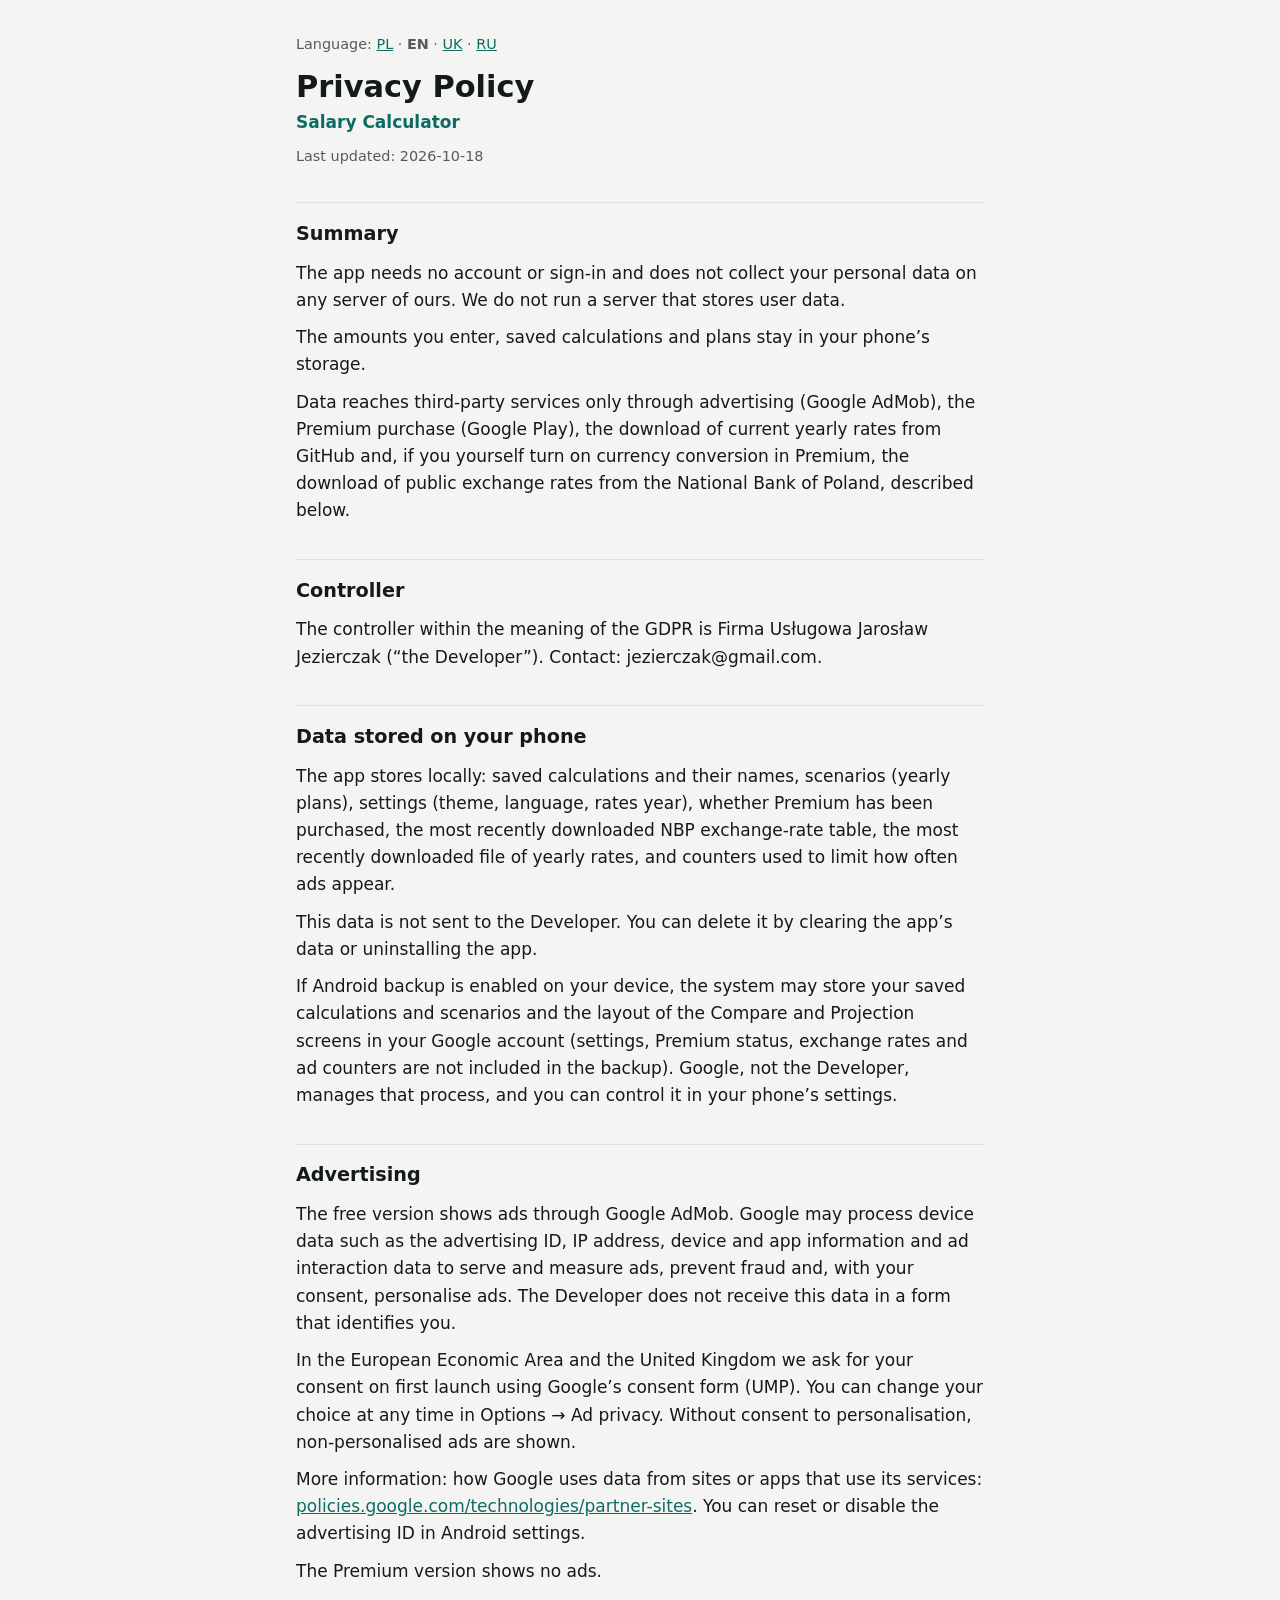
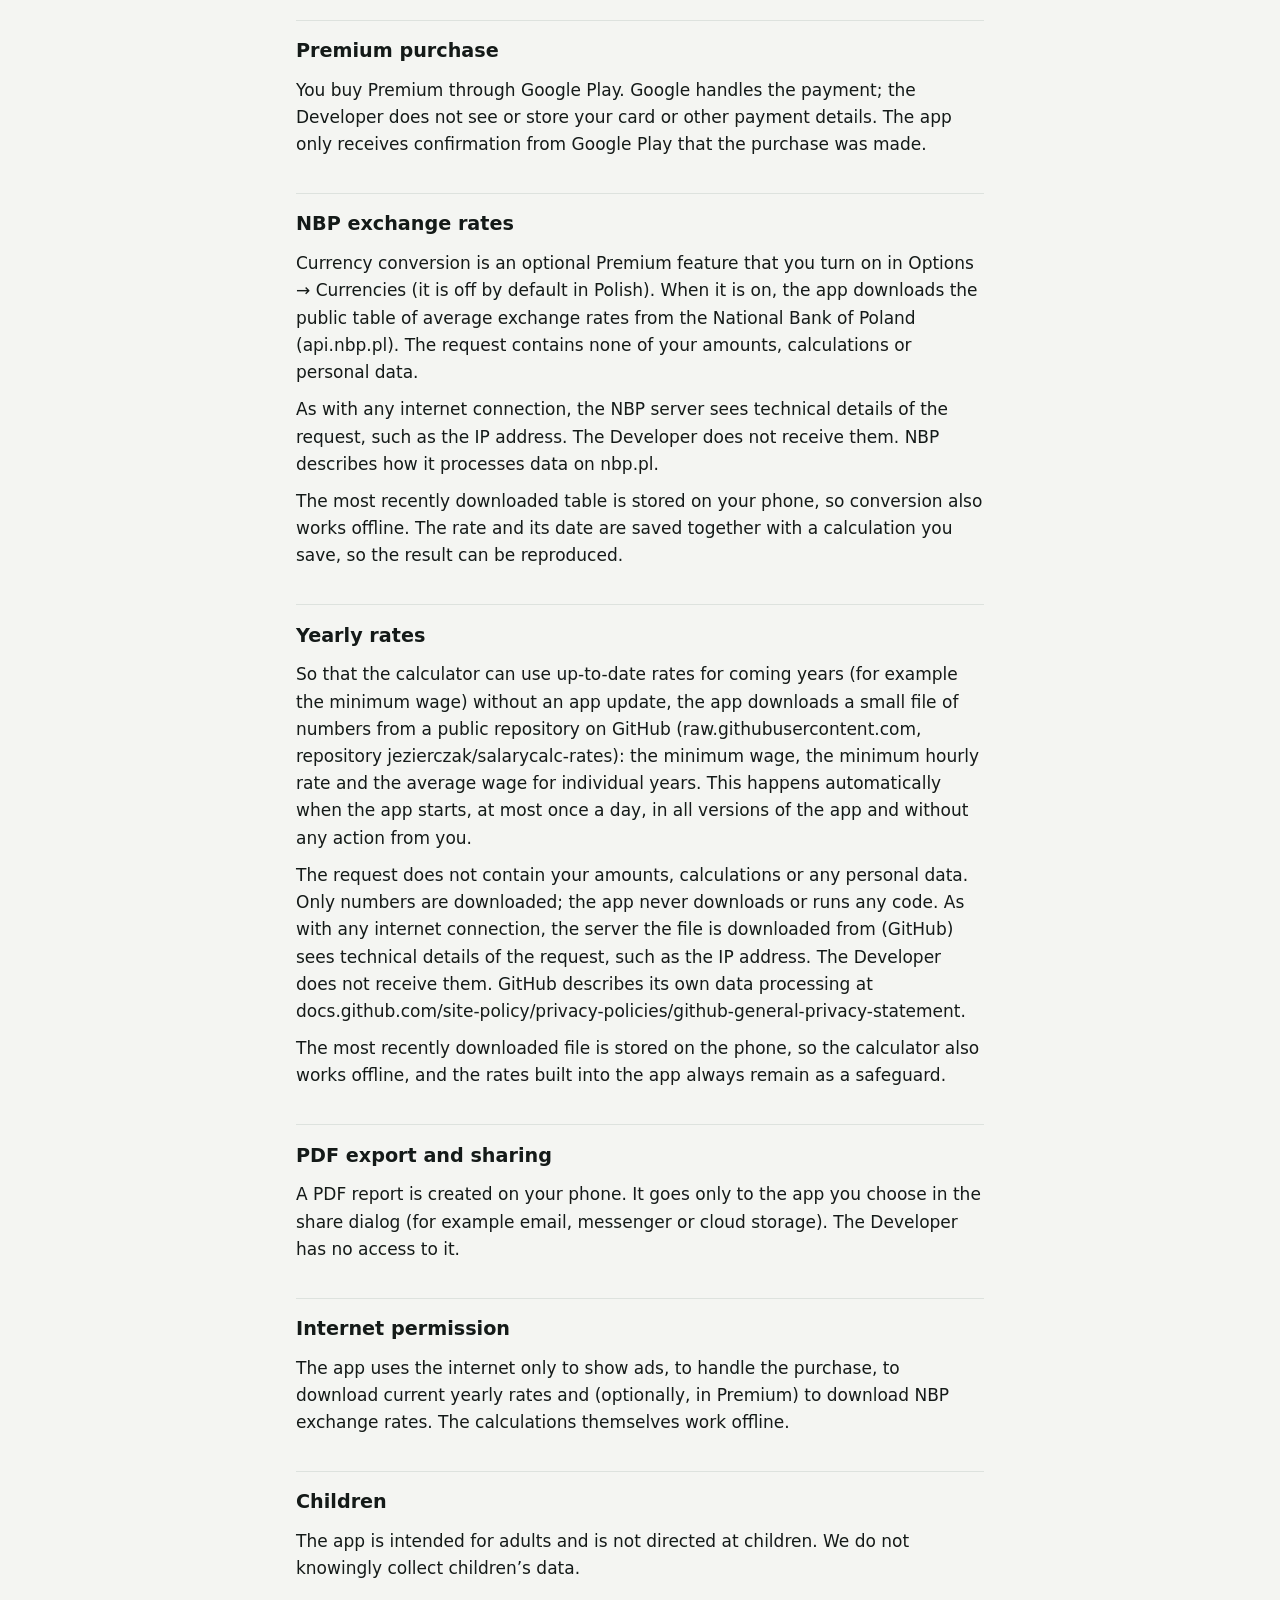
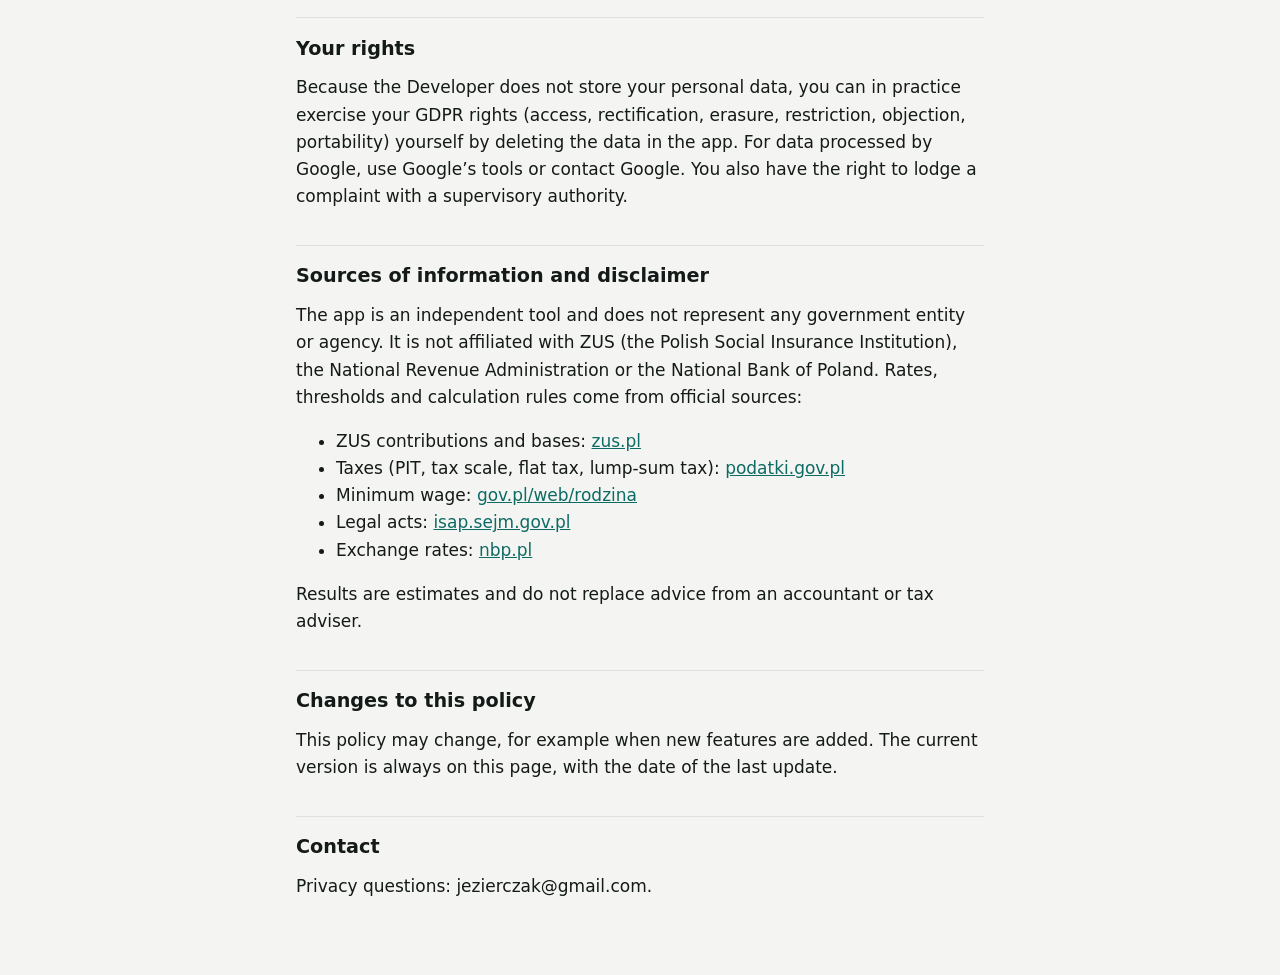
<file: index.html>
<!doctype html>
<html lang="pl">
<head>
  <meta charset="utf-8">
  <meta name="viewport" content="width=device-width, initial-scale=1">
  <title>Polityka prywatności / Privacy Policy</title>
  <link rel="stylesheet" href="style.css">
  <script>
    // Wybór języka wg przeglądarki; bez JS zostają odnośniki poniżej.
    var l = (navigator.language || 'pl').slice(0, 2);
    if (['pl', 'en', 'uk', 'ru'].indexOf(l) >= 0) location.replace(l + '/');
  </script>
</head>
<body>
  <main>
    <h1>Polityka prywatności / Privacy Policy</h1>
    <p><a href="pl/">Polski</a> · <a href="en/">English</a> · <a href="uk/">Українська</a> · <a href="ru/">Русский</a></p>
  </main>
</body>
</html>
</file>
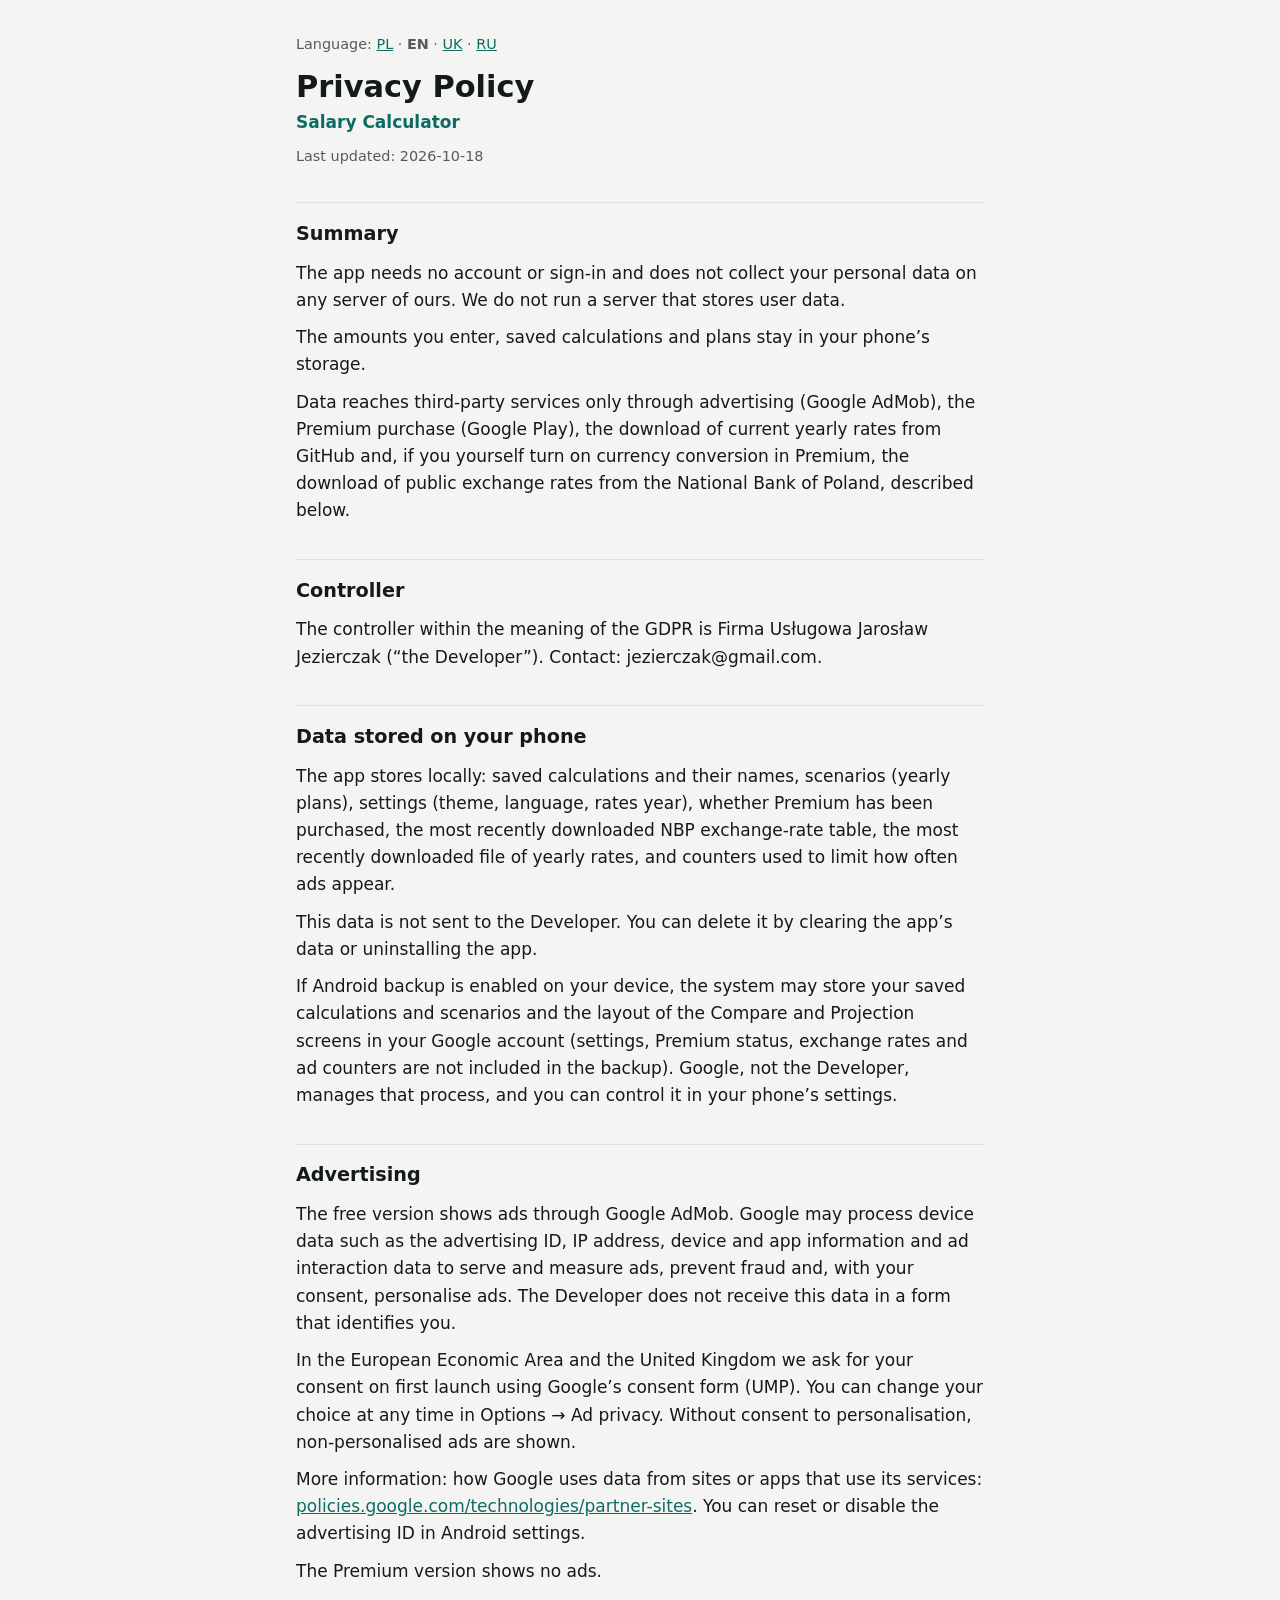
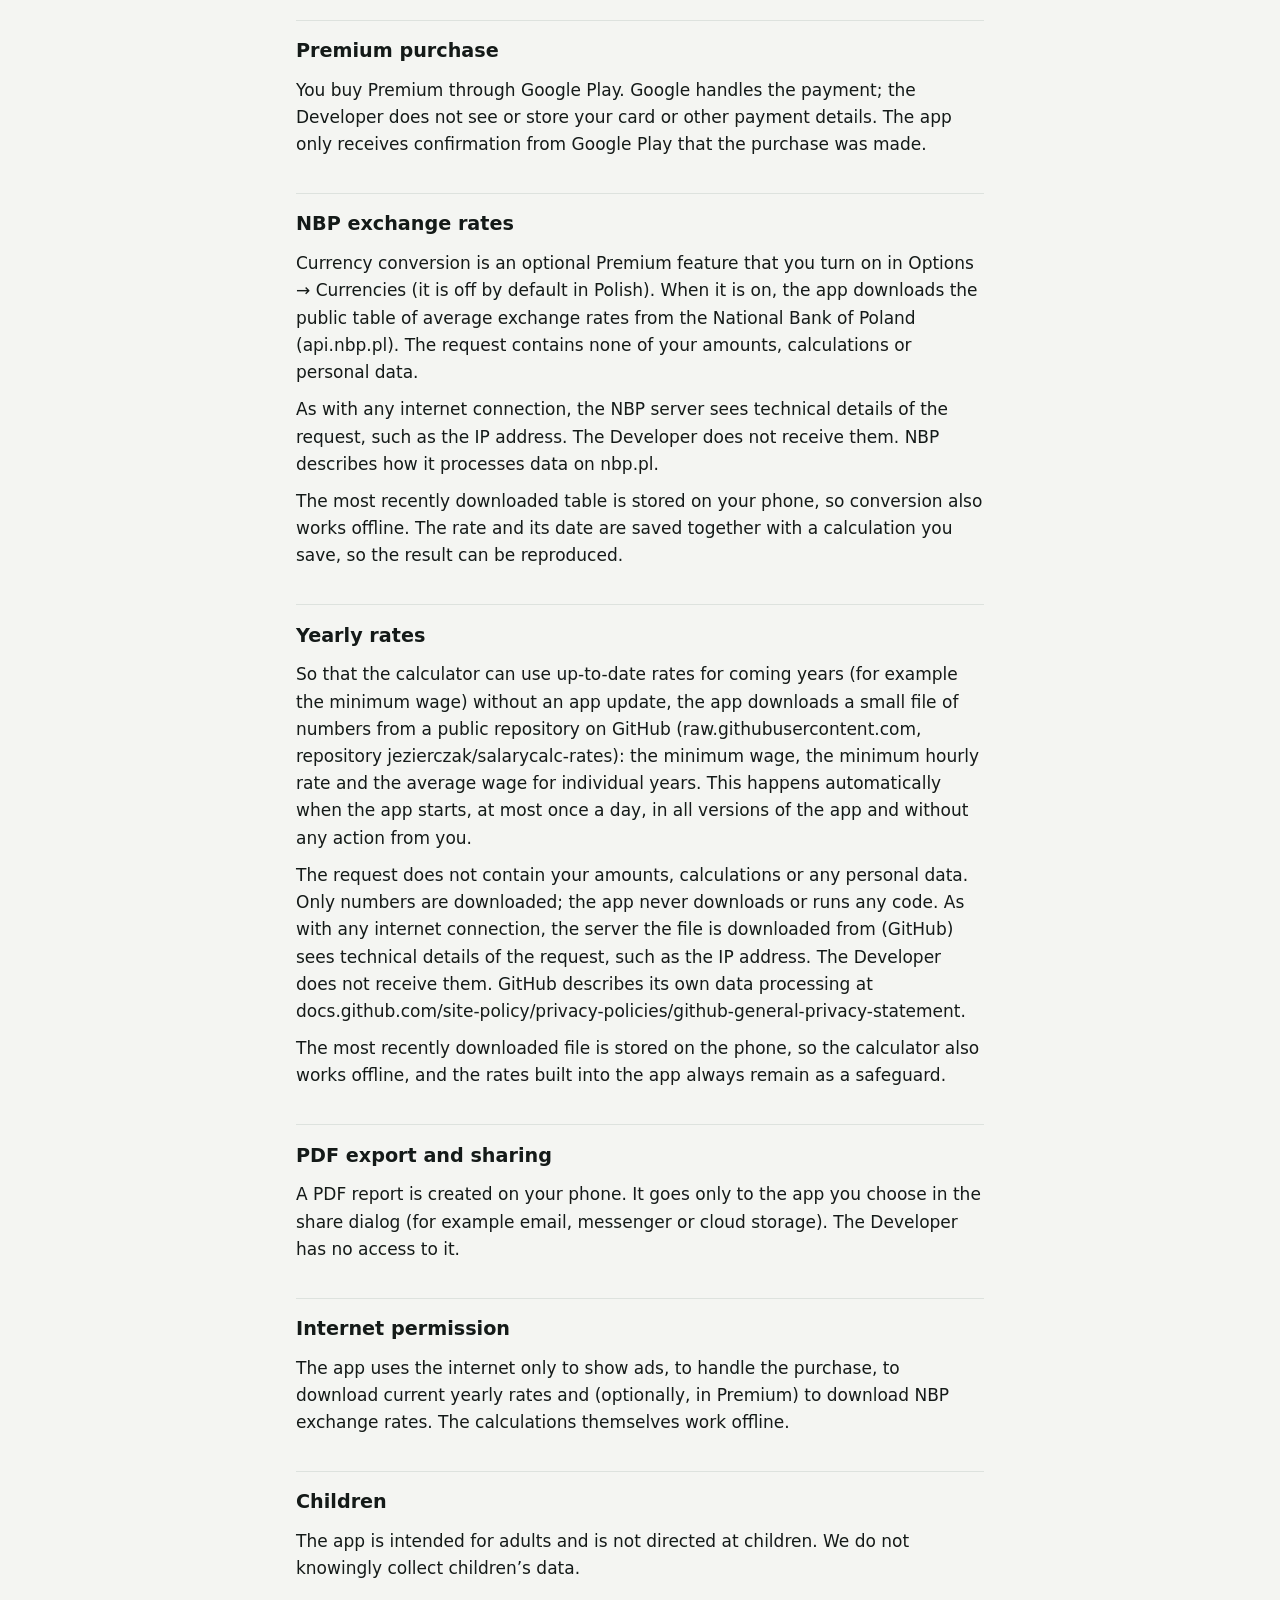
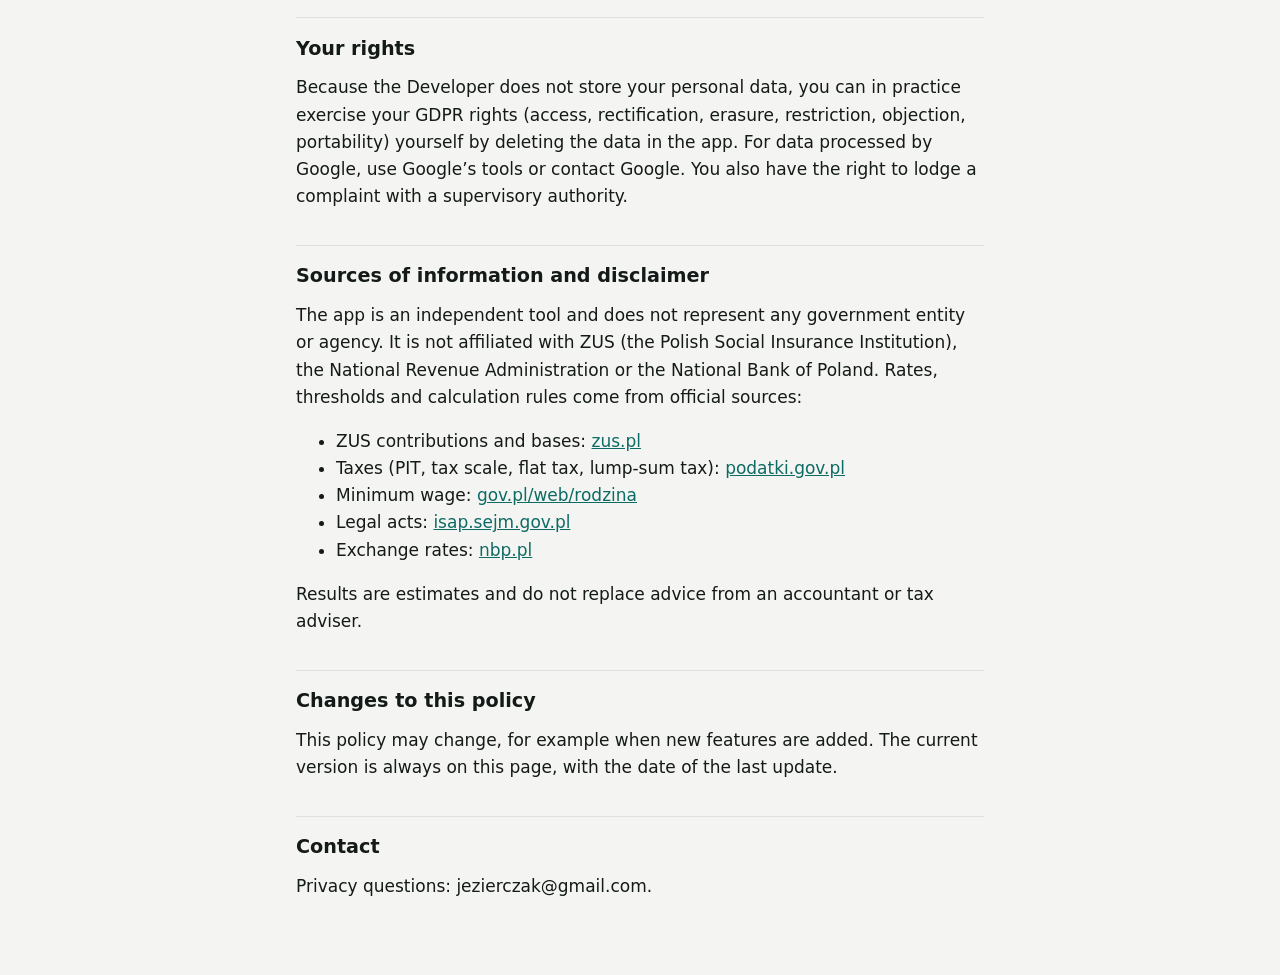
<file: en/index.html>
<!doctype html>
<html lang="en">
<head>
  <meta charset="utf-8">
  <meta name="viewport" content="width=device-width, initial-scale=1">
  <title>Privacy Policy – Salary Calculator</title>
  <meta name="description" content="Privacy Policy – Salary Calculator">
  <link rel="stylesheet" href="../style.css">
</head>
<body>
  <main>
    <p class="lang">Language: <a href="../pl/" hreflang="pl">PL</a> · <strong>EN</strong> · <a href="../uk/" hreflang="uk">UK</a> · <a href="../ru/" hreflang="ru">RU</a></p>
    <h1>Privacy Policy</h1>
    <p class="app">Salary Calculator</p>
    <p class="updated">Last updated: 2026-10-18</p>
    <h2>Summary</h2>
    <p>The app needs no account or sign-in and does not collect your personal data on any server of ours. We do not run a server that stores user data.</p>
    <p>The amounts you enter, saved calculations and plans stay in your phone’s storage.</p>
    <p>Data reaches third-party services only through advertising (Google AdMob), the Premium purchase (Google Play), the download of current yearly rates from GitHub and, if you yourself turn on currency conversion in Premium, the download of public exchange rates from the National Bank of Poland, described below.</p>
    <h2>Controller</h2>
    <p>The controller within the meaning of the GDPR is Firma Usługowa Jarosław Jezierczak (“the Developer”). Contact: jezierczak@gmail.com.</p>
    <h2>Data stored on your phone</h2>
    <p>The app stores locally: saved calculations and their names, scenarios (yearly plans), settings (theme, language, rates year), whether Premium has been purchased, the most recently downloaded NBP exchange-rate table, the most recently downloaded file of yearly rates, and counters used to limit how often ads appear.</p>
    <p>This data is not sent to the Developer. You can delete it by clearing the app’s data or uninstalling the app.</p>
    <p>If Android backup is enabled on your device, the system may store your saved calculations and scenarios and the layout of the Compare and Projection screens in your Google account (settings, Premium status, exchange rates and ad counters are not included in the backup). Google, not the Developer, manages that process, and you can control it in your phone’s settings.</p>
    <h2>Advertising</h2>
    <p>The free version shows ads through Google AdMob. Google may process device data such as the advertising ID, IP address, device and app information and ad interaction data to serve and measure ads, prevent fraud and, with your consent, personalise ads. The Developer does not receive this data in a form that identifies you.</p>
    <p>In the European Economic Area and the United Kingdom we ask for your consent on first launch using Google’s consent form (UMP). You can change your choice at any time in Options → Ad privacy. Without consent to personalisation, non-personalised ads are shown.</p>
    <p>More information: how Google uses data from sites or apps that use its services: <a href="https://policies.google.com/technologies/partner-sites" rel="noopener">policies.google.com/technologies/partner-sites</a>. You can reset or disable the advertising ID in Android settings.</p>
    <p>The Premium version shows no ads.</p>
    <h2>Premium purchase</h2>
    <p>You buy Premium through Google Play. Google handles the payment; the Developer does not see or store your card or other payment details. The app only receives confirmation from Google Play that the purchase was made.</p>
    <h2>NBP exchange rates</h2>
    <p>Currency conversion is an optional Premium feature that you turn on in Options → Currencies (it is off by default in Polish). When it is on, the app downloads the public table of average exchange rates from the National Bank of Poland (api.nbp.pl). The request contains none of your amounts, calculations or personal data.</p>
    <p>As with any internet connection, the NBP server sees technical details of the request, such as the IP address. The Developer does not receive them. NBP describes how it processes data on nbp.pl.</p>
    <p>The most recently downloaded table is stored on your phone, so conversion also works offline. The rate and its date are saved together with a calculation you save, so the result can be reproduced.</p>
    <h2>Yearly rates</h2>
    <p>So that the calculator can use up-to-date rates for coming years (for example the minimum wage) without an app update, the app downloads a small file of numbers from a public repository on GitHub (raw.githubusercontent.com, repository jezierczak/salarycalc-rates): the minimum wage, the minimum hourly rate and the average wage for individual years. This happens automatically when the app starts, at most once a day, in all versions of the app and without any action from you.</p>
    <p>The request does not contain your amounts, calculations or any personal data. Only numbers are downloaded; the app never downloads or runs any code. As with any internet connection, the server the file is downloaded from (GitHub) sees technical details of the request, such as the IP address. The Developer does not receive them. GitHub describes its own data processing at docs.github.com/site-policy/privacy-policies/github-general-privacy-statement.</p>
    <p>The most recently downloaded file is stored on the phone, so the calculator also works offline, and the rates built into the app always remain as a safeguard.</p>
    <h2>PDF export and sharing</h2>
    <p>A PDF report is created on your phone. It goes only to the app you choose in the share dialog (for example email, messenger or cloud storage). The Developer has no access to it.</p>
    <h2>Internet permission</h2>
    <p>The app uses the internet only to show ads, to handle the purchase, to download current yearly rates and (optionally, in Premium) to download NBP exchange rates. The calculations themselves work offline.</p>
    <h2>Children</h2>
    <p>The app is intended for adults and is not directed at children. We do not knowingly collect children’s data.</p>
    <h2>Your rights</h2>
    <p>Because the Developer does not store your personal data, you can in practice exercise your GDPR rights (access, rectification, erasure, restriction, objection, portability) yourself by deleting the data in the app. For data processed by Google, use Google’s tools or contact Google. You also have the right to lodge a complaint with a supervisory authority.</p>
    <h2>Sources of information and disclaimer</h2>
    <p>The app is an independent tool and does not represent any government entity or agency. It is not affiliated with ZUS (the Polish Social Insurance Institution), the National Revenue Administration or the National Bank of Poland. Rates, thresholds and calculation rules come from official sources:</p>
    <ul><li>ZUS contributions and bases: <a href="https://www.zus.pl" rel="noopener">zus.pl</a></li><li>Taxes (PIT, tax scale, flat tax, lump-sum tax): <a href="https://www.podatki.gov.pl" rel="noopener">podatki.gov.pl</a></li><li>Minimum wage: <a href="https://www.gov.pl/web/rodzina" rel="noopener">gov.pl/web/rodzina</a></li><li>Legal acts: <a href="https://isap.sejm.gov.pl" rel="noopener">isap.sejm.gov.pl</a></li><li>Exchange rates: <a href="https://nbp.pl" rel="noopener">nbp.pl</a></li></ul>
    <p>Results are estimates and do not replace advice from an accountant or tax adviser.</p>
    <h2>Changes to this policy</h2>
    <p>This policy may change, for example when new features are added. The current version is always on this page, with the date of the last update.</p>
    <h2>Contact</h2>
    <p>Privacy questions: jezierczak@gmail.com.</p>
  </main>
</body>
</html>
</file>
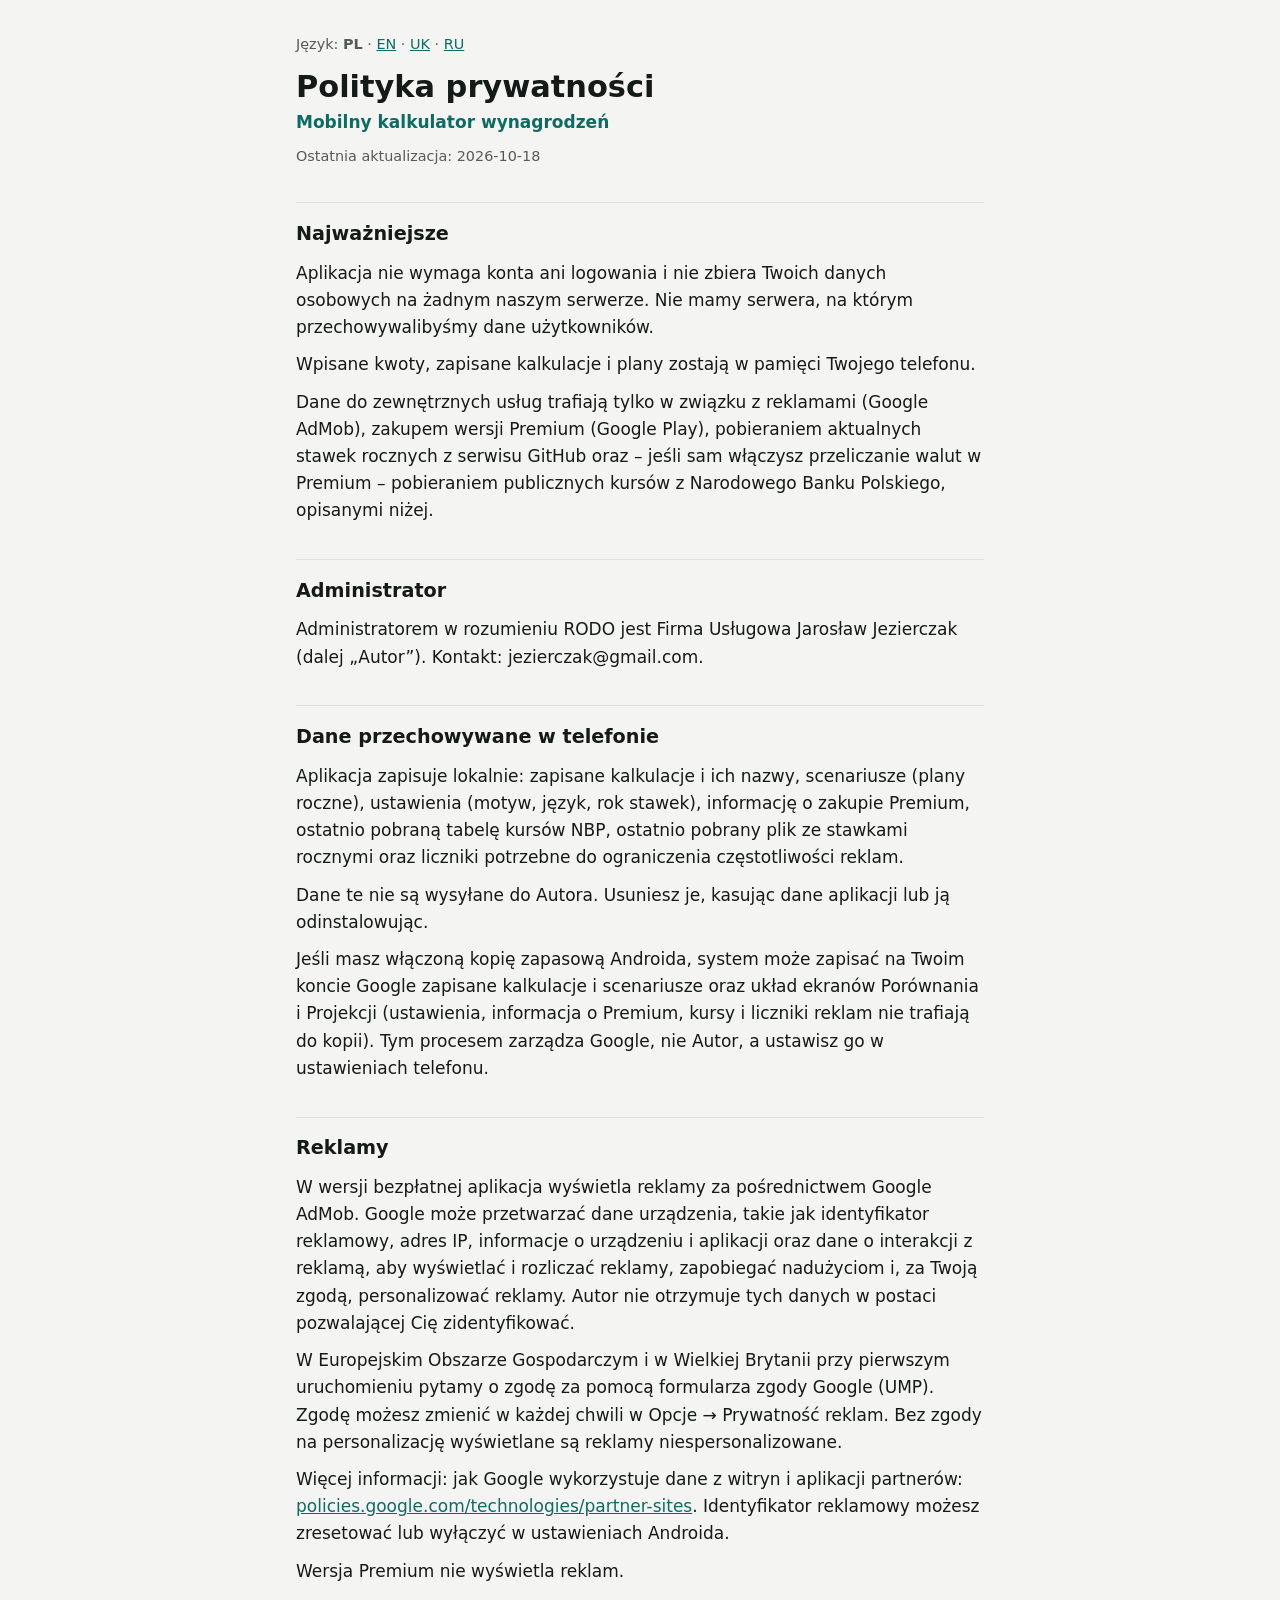
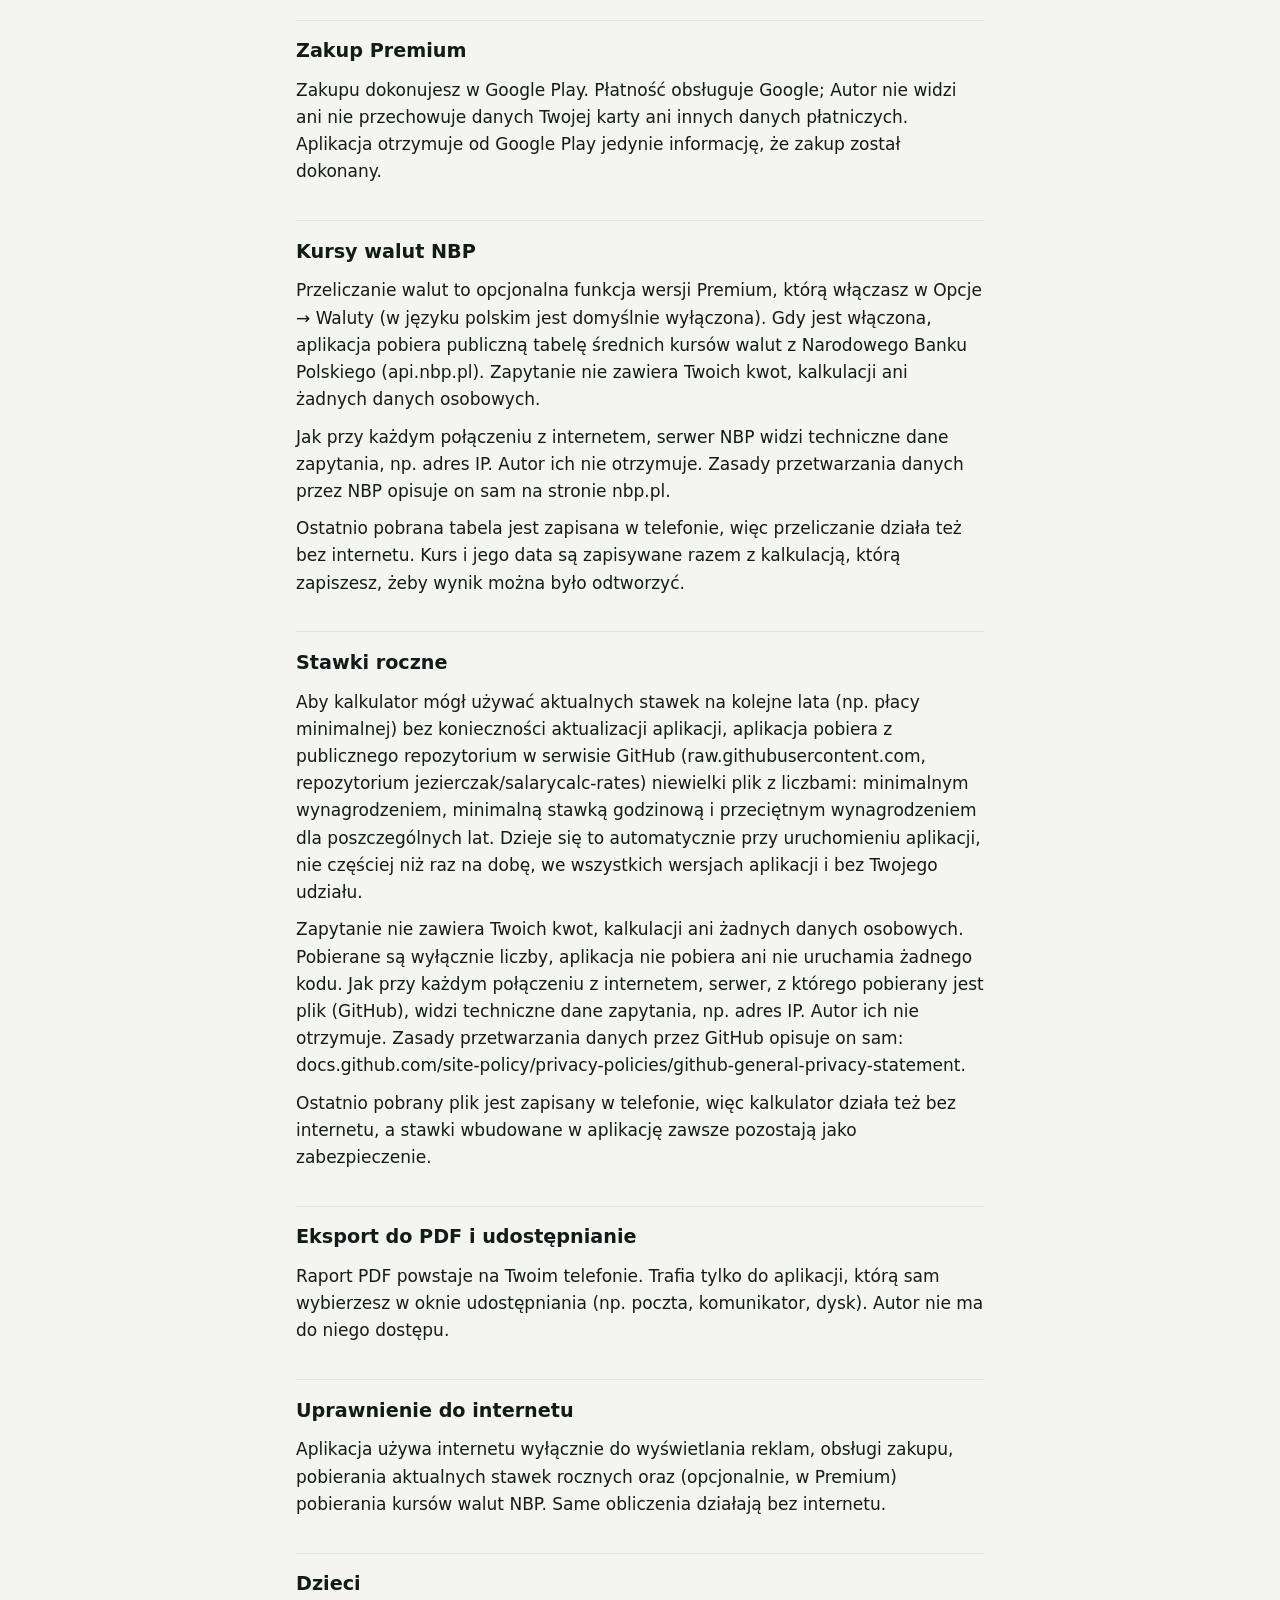
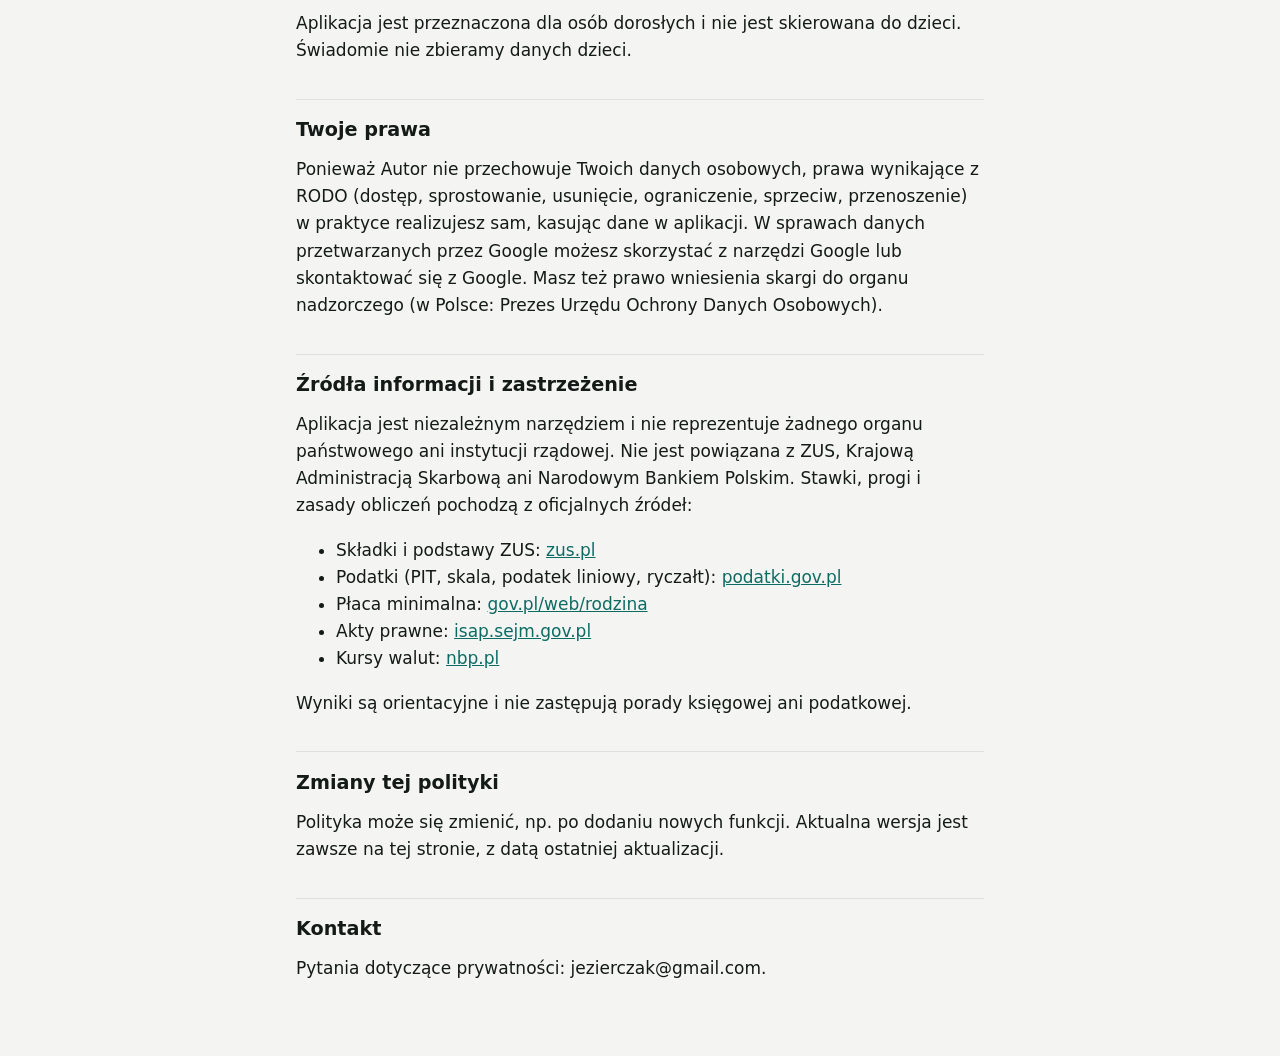
<file: pl/index.html>
<!doctype html>
<html lang="pl">
<head>
  <meta charset="utf-8">
  <meta name="viewport" content="width=device-width, initial-scale=1">
  <title>Polityka prywatności – Mobilny kalkulator wynagrodzeń</title>
  <meta name="description" content="Polityka prywatności – Mobilny kalkulator wynagrodzeń">
  <link rel="stylesheet" href="../style.css">
</head>
<body>
  <main>
    <p class="lang">Język: <strong>PL</strong> · <a href="../en/" hreflang="en">EN</a> · <a href="../uk/" hreflang="uk">UK</a> · <a href="../ru/" hreflang="ru">RU</a></p>
    <h1>Polityka prywatności</h1>
    <p class="app">Mobilny kalkulator wynagrodzeń</p>
    <p class="updated">Ostatnia aktualizacja: 2026-10-18</p>
    <h2>Najważniejsze</h2>
    <p>Aplikacja nie wymaga konta ani logowania i nie zbiera Twoich danych osobowych na żadnym naszym serwerze. Nie mamy serwera, na którym przechowywalibyśmy dane użytkowników.</p>
    <p>Wpisane kwoty, zapisane kalkulacje i plany zostają w pamięci Twojego telefonu.</p>
    <p>Dane do zewnętrznych usług trafiają tylko w związku z reklamami (Google AdMob), zakupem wersji Premium (Google Play), pobieraniem aktualnych stawek rocznych z serwisu GitHub oraz – jeśli sam włączysz przeliczanie walut w Premium – pobieraniem publicznych kursów z Narodowego Banku Polskiego, opisanymi niżej.</p>
    <h2>Administrator</h2>
    <p>Administratorem w rozumieniu RODO jest Firma Usługowa Jarosław Jezierczak (dalej „Autor”). Kontakt: jezierczak@gmail.com.</p>
    <h2>Dane przechowywane w telefonie</h2>
    <p>Aplikacja zapisuje lokalnie: zapisane kalkulacje i ich nazwy, scenariusze (plany roczne), ustawienia (motyw, język, rok stawek), informację o zakupie Premium, ostatnio pobraną tabelę kursów NBP, ostatnio pobrany plik ze stawkami rocznymi oraz liczniki potrzebne do ograniczenia częstotliwości reklam.</p>
    <p>Dane te nie są wysyłane do Autora. Usuniesz je, kasując dane aplikacji lub ją odinstalowując.</p>
    <p>Jeśli masz włączoną kopię zapasową Androida, system może zapisać na Twoim koncie Google zapisane kalkulacje i scenariusze oraz układ ekranów Porównania i Projekcji (ustawienia, informacja o Premium, kursy i liczniki reklam nie trafiają do kopii). Tym procesem zarządza Google, nie Autor, a ustawisz go w ustawieniach telefonu.</p>
    <h2>Reklamy</h2>
    <p>W wersji bezpłatnej aplikacja wyświetla reklamy za pośrednictwem Google AdMob. Google może przetwarzać dane urządzenia, takie jak identyfikator reklamowy, adres IP, informacje o urządzeniu i aplikacji oraz dane o interakcji z reklamą, aby wyświetlać i rozliczać reklamy, zapobiegać nadużyciom i, za Twoją zgodą, personalizować reklamy. Autor nie otrzymuje tych danych w postaci pozwalającej Cię zidentyfikować.</p>
    <p>W Europejskim Obszarze Gospodarczym i w Wielkiej Brytanii przy pierwszym uruchomieniu pytamy o zgodę za pomocą formularza zgody Google (UMP). Zgodę możesz zmienić w każdej chwili w Opcje → Prywatność reklam. Bez zgody na personalizację wyświetlane są reklamy niespersonalizowane.</p>
    <p>Więcej informacji: jak Google wykorzystuje dane z witryn i aplikacji partnerów: <a href="https://policies.google.com/technologies/partner-sites" rel="noopener">policies.google.com/technologies/partner-sites</a>. Identyfikator reklamowy możesz zresetować lub wyłączyć w ustawieniach Androida.</p>
    <p>Wersja Premium nie wyświetla reklam.</p>
    <h2>Zakup Premium</h2>
    <p>Zakupu dokonujesz w Google Play. Płatność obsługuje Google; Autor nie widzi ani nie przechowuje danych Twojej karty ani innych danych płatniczych. Aplikacja otrzymuje od Google Play jedynie informację, że zakup został dokonany.</p>
    <h2>Kursy walut NBP</h2>
    <p>Przeliczanie walut to opcjonalna funkcja wersji Premium, którą włączasz w Opcje → Waluty (w języku polskim jest domyślnie wyłączona). Gdy jest włączona, aplikacja pobiera publiczną tabelę średnich kursów walut z Narodowego Banku Polskiego (api.nbp.pl). Zapytanie nie zawiera Twoich kwot, kalkulacji ani żadnych danych osobowych.</p>
    <p>Jak przy każdym połączeniu z internetem, serwer NBP widzi techniczne dane zapytania, np. adres IP. Autor ich nie otrzymuje. Zasady przetwarzania danych przez NBP opisuje on sam na stronie nbp.pl.</p>
    <p>Ostatnio pobrana tabela jest zapisana w telefonie, więc przeliczanie działa też bez internetu. Kurs i jego data są zapisywane razem z kalkulacją, którą zapiszesz, żeby wynik można było odtworzyć.</p>
    <h2>Stawki roczne</h2>
    <p>Aby kalkulator mógł używać aktualnych stawek na kolejne lata (np. płacy minimalnej) bez konieczności aktualizacji aplikacji, aplikacja pobiera z publicznego repozytorium w serwisie GitHub (raw.githubusercontent.com, repozytorium jezierczak/salarycalc-rates) niewielki plik z liczbami: minimalnym wynagrodzeniem, minimalną stawką godzinową i przeciętnym wynagrodzeniem dla poszczególnych lat. Dzieje się to automatycznie przy uruchomieniu aplikacji, nie częściej niż raz na dobę, we wszystkich wersjach aplikacji i bez Twojego udziału.</p>
    <p>Zapytanie nie zawiera Twoich kwot, kalkulacji ani żadnych danych osobowych. Pobierane są wyłącznie liczby, aplikacja nie pobiera ani nie uruchamia żadnego kodu. Jak przy każdym połączeniu z internetem, serwer, z którego pobierany jest plik (GitHub), widzi techniczne dane zapytania, np. adres IP. Autor ich nie otrzymuje. Zasady przetwarzania danych przez GitHub opisuje on sam: docs.github.com/site-policy/privacy-policies/github-general-privacy-statement.</p>
    <p>Ostatnio pobrany plik jest zapisany w telefonie, więc kalkulator działa też bez internetu, a stawki wbudowane w aplikację zawsze pozostają jako zabezpieczenie.</p>
    <h2>Eksport do PDF i udostępnianie</h2>
    <p>Raport PDF powstaje na Twoim telefonie. Trafia tylko do aplikacji, którą sam wybierzesz w oknie udostępniania (np. poczta, komunikator, dysk). Autor nie ma do niego dostępu.</p>
    <h2>Uprawnienie do internetu</h2>
    <p>Aplikacja używa internetu wyłącznie do wyświetlania reklam, obsługi zakupu, pobierania aktualnych stawek rocznych oraz (opcjonalnie, w Premium) pobierania kursów walut NBP. Same obliczenia działają bez internetu.</p>
    <h2>Dzieci</h2>
    <p>Aplikacja jest przeznaczona dla osób dorosłych i nie jest skierowana do dzieci. Świadomie nie zbieramy danych dzieci.</p>
    <h2>Twoje prawa</h2>
    <p>Ponieważ Autor nie przechowuje Twoich danych osobowych, prawa wynikające z RODO (dostęp, sprostowanie, usunięcie, ograniczenie, sprzeciw, przenoszenie) w praktyce realizujesz sam, kasując dane w aplikacji. W sprawach danych przetwarzanych przez Google możesz skorzystać z narzędzi Google lub skontaktować się z Google. Masz też prawo wniesienia skargi do organu nadzorczego (w Polsce: Prezes Urzędu Ochrony Danych Osobowych).</p>
    <h2>Źródła informacji i zastrzeżenie</h2>
    <p>Aplikacja jest niezależnym narzędziem i nie reprezentuje żadnego organu państwowego ani instytucji rządowej. Nie jest powiązana z ZUS, Krajową Administracją Skarbową ani Narodowym Bankiem Polskim. Stawki, progi i zasady obliczeń pochodzą z oficjalnych źródeł:</p>
    <ul><li>Składki i podstawy ZUS: <a href="https://www.zus.pl" rel="noopener">zus.pl</a></li><li>Podatki (PIT, skala, podatek liniowy, ryczałt): <a href="https://www.podatki.gov.pl" rel="noopener">podatki.gov.pl</a></li><li>Płaca minimalna: <a href="https://www.gov.pl/web/rodzina" rel="noopener">gov.pl/web/rodzina</a></li><li>Akty prawne: <a href="https://isap.sejm.gov.pl" rel="noopener">isap.sejm.gov.pl</a></li><li>Kursy walut: <a href="https://nbp.pl" rel="noopener">nbp.pl</a></li></ul>
    <p>Wyniki są orientacyjne i nie zastępują porady księgowej ani podatkowej.</p>
    <h2>Zmiany tej polityki</h2>
    <p>Polityka może się zmienić, np. po dodaniu nowych funkcji. Aktualna wersja jest zawsze na tej stronie, z datą ostatniej aktualizacji.</p>
    <h2>Kontakt</h2>
    <p>Pytania dotyczące prywatności: jezierczak@gmail.com.</p>
  </main>
</body>
</html>
</file>
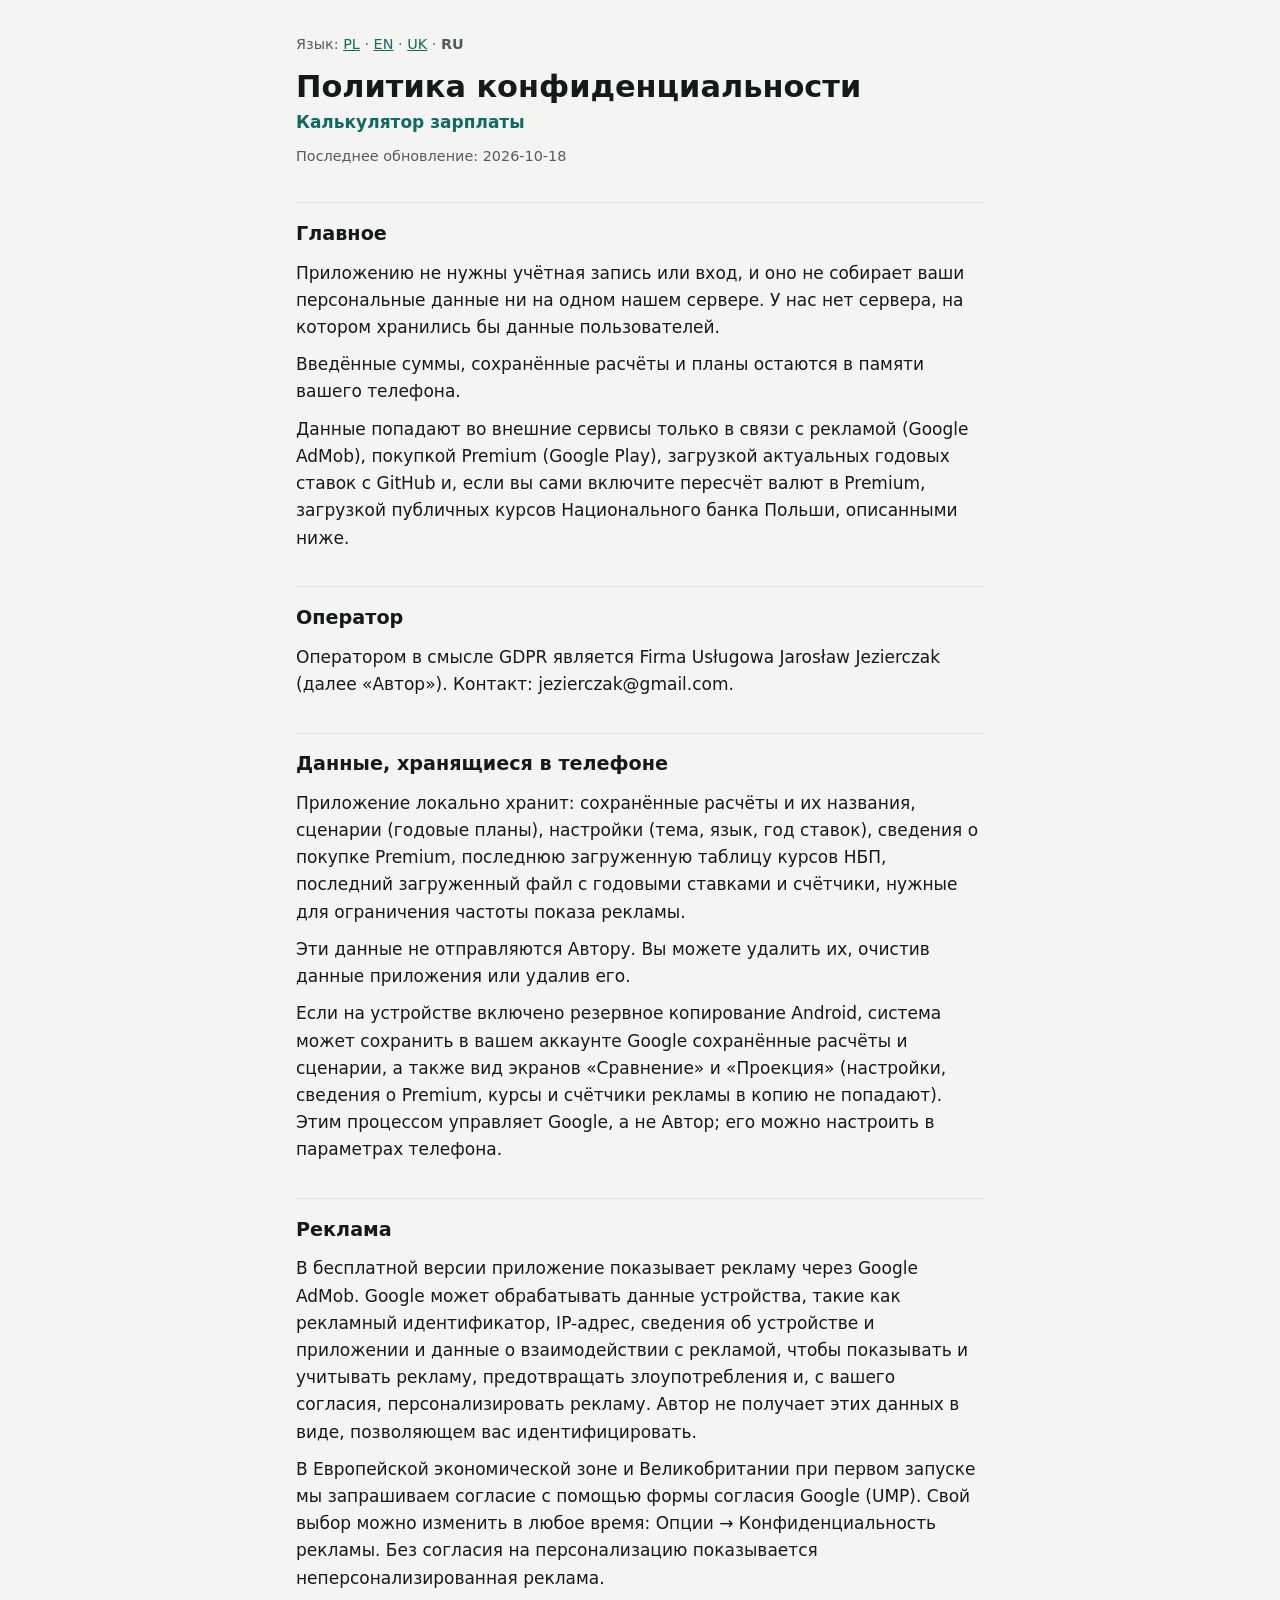
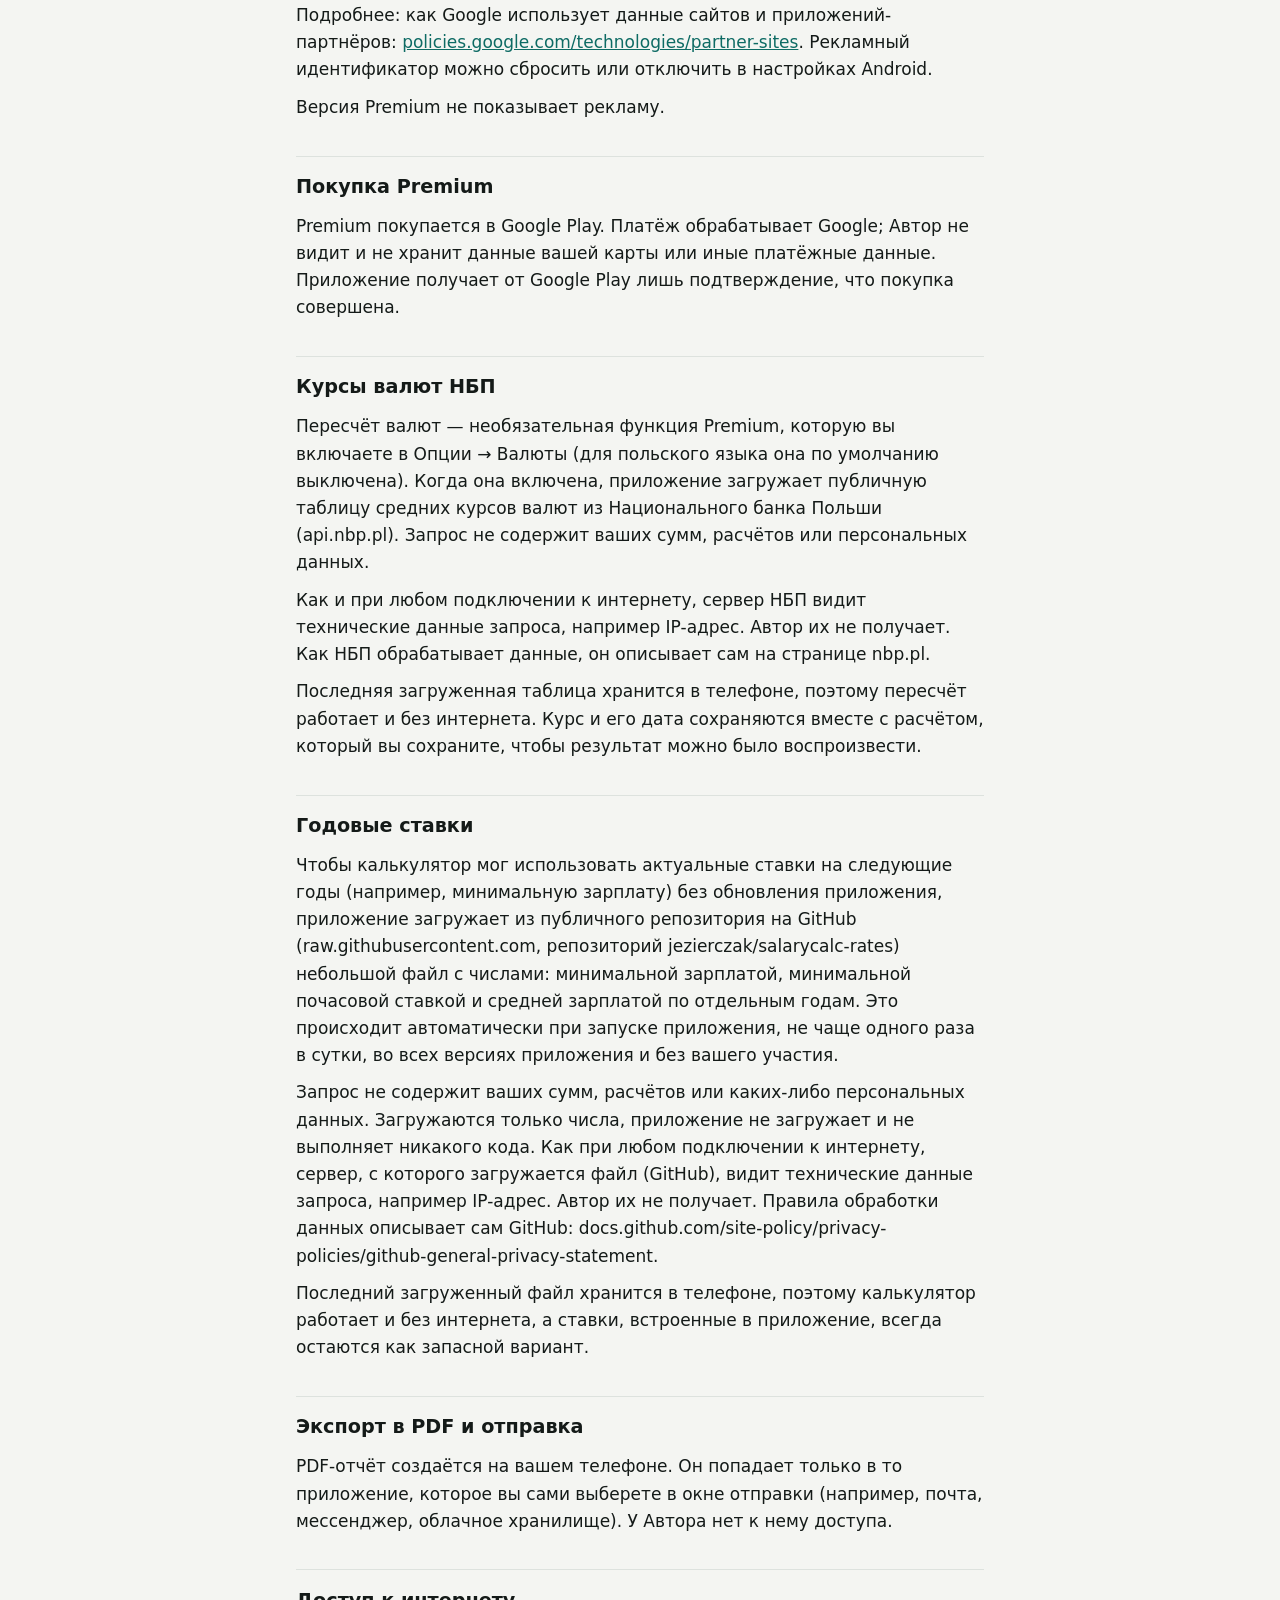
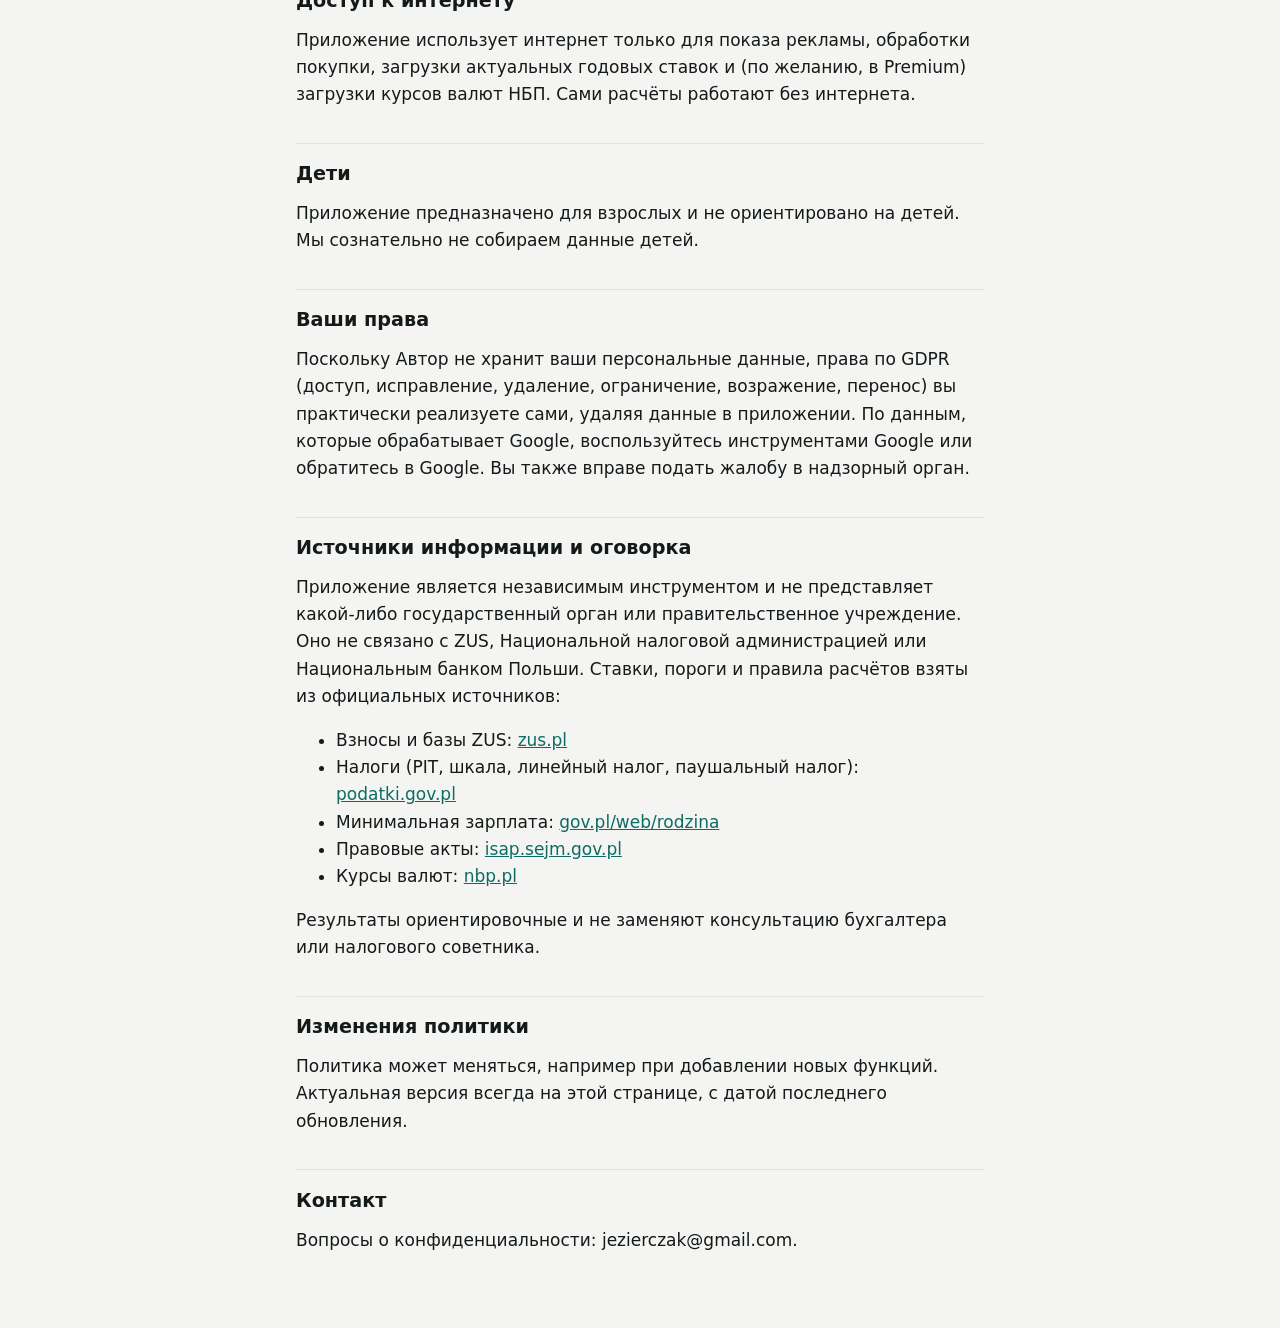
<file: ru/index.html>
<!doctype html>
<html lang="ru">
<head>
  <meta charset="utf-8">
  <meta name="viewport" content="width=device-width, initial-scale=1">
  <title>Политика конфиденциальности – Калькулятор зарплаты</title>
  <meta name="description" content="Политика конфиденциальности – Калькулятор зарплаты">
  <link rel="stylesheet" href="../style.css">
</head>
<body>
  <main>
    <p class="lang">Язык: <a href="../pl/" hreflang="pl">PL</a> · <a href="../en/" hreflang="en">EN</a> · <a href="../uk/" hreflang="uk">UK</a> · <strong>RU</strong></p>
    <h1>Политика конфиденциальности</h1>
    <p class="app">Калькулятор зарплаты</p>
    <p class="updated">Последнее обновление: 2026-10-18</p>
    <h2>Главное</h2>
    <p>Приложению не нужны учётная запись или вход, и оно не собирает ваши персональные данные ни на одном нашем сервере. У нас нет сервера, на котором хранились бы данные пользователей.</p>
    <p>Введённые суммы, сохранённые расчёты и планы остаются в памяти вашего телефона.</p>
    <p>Данные попадают во внешние сервисы только в связи с рекламой (Google AdMob), покупкой Premium (Google Play), загрузкой актуальных годовых ставок с GitHub и, если вы сами включите пересчёт валют в Premium, загрузкой публичных курсов Национального банка Польши, описанными ниже.</p>
    <h2>Оператор</h2>
    <p>Оператором в смысле GDPR является Firma Usługowa Jarosław Jezierczak (далее «Автор»). Контакт: jezierczak@gmail.com.</p>
    <h2>Данные, хранящиеся в телефоне</h2>
    <p>Приложение локально хранит: сохранённые расчёты и их названия, сценарии (годовые планы), настройки (тема, язык, год ставок), сведения о покупке Premium, последнюю загруженную таблицу курсов НБП, последний загруженный файл с годовыми ставками и счётчики, нужные для ограничения частоты показа рекламы.</p>
    <p>Эти данные не отправляются Автору. Вы можете удалить их, очистив данные приложения или удалив его.</p>
    <p>Если на устройстве включено резервное копирование Android, система может сохранить в вашем аккаунте Google сохранённые расчёты и сценарии, а также вид экранов «Сравнение» и «Проекция» (настройки, сведения о Premium, курсы и счётчики рекламы в копию не попадают). Этим процессом управляет Google, а не Автор; его можно настроить в параметрах телефона.</p>
    <h2>Реклама</h2>
    <p>В бесплатной версии приложение показывает рекламу через Google AdMob. Google может обрабатывать данные устройства, такие как рекламный идентификатор, IP-адрес, сведения об устройстве и приложении и данные о взаимодействии с рекламой, чтобы показывать и учитывать рекламу, предотвращать злоупотребления и, с вашего согласия, персонализировать рекламу. Автор не получает этих данных в виде, позволяющем вас идентифицировать.</p>
    <p>В Европейской экономической зоне и Великобритании при первом запуске мы запрашиваем согласие с помощью формы согласия Google (UMP). Свой выбор можно изменить в любое время: Опции → Конфиденциальность рекламы. Без согласия на персонализацию показывается неперсонализированная реклама.</p>
    <p>Подробнее: как Google использует данные сайтов и приложений-партнёров: <a href="https://policies.google.com/technologies/partner-sites" rel="noopener">policies.google.com/technologies/partner-sites</a>. Рекламный идентификатор можно сбросить или отключить в настройках Android.</p>
    <p>Версия Premium не показывает рекламу.</p>
    <h2>Покупка Premium</h2>
    <p>Premium покупается в Google Play. Платёж обрабатывает Google; Автор не видит и не хранит данные вашей карты или иные платёжные данные. Приложение получает от Google Play лишь подтверждение, что покупка совершена.</p>
    <h2>Курсы валют НБП</h2>
    <p>Пересчёт валют — необязательная функция Premium, которую вы включаете в Опции → Валюты (для польского языка она по умолчанию выключена). Когда она включена, приложение загружает публичную таблицу средних курсов валют из Национального банка Польши (api.nbp.pl). Запрос не содержит ваших сумм, расчётов или персональных данных.</p>
    <p>Как и при любом подключении к интернету, сервер НБП видит технические данные запроса, например IP-адрес. Автор их не получает. Как НБП обрабатывает данные, он описывает сам на странице nbp.pl.</p>
    <p>Последняя загруженная таблица хранится в телефоне, поэтому пересчёт работает и без интернета. Курс и его дата сохраняются вместе с расчётом, который вы сохраните, чтобы результат можно было воспроизвести.</p>
    <h2>Годовые ставки</h2>
    <p>Чтобы калькулятор мог использовать актуальные ставки на следующие годы (например, минимальную зарплату) без обновления приложения, приложение загружает из публичного репозитория на GitHub (raw.githubusercontent.com, репозиторий jezierczak/salarycalc-rates) небольшой файл с числами: минимальной зарплатой, минимальной почасовой ставкой и средней зарплатой по отдельным годам. Это происходит автоматически при запуске приложения, не чаще одного раза в сутки, во всех версиях приложения и без вашего участия.</p>
    <p>Запрос не содержит ваших сумм, расчётов или каких-либо персональных данных. Загружаются только числа, приложение не загружает и не выполняет никакого кода. Как при любом подключении к интернету, сервер, с которого загружается файл (GitHub), видит технические данные запроса, например IP-адрес. Автор их не получает. Правила обработки данных описывает сам GitHub: docs.github.com/site-policy/privacy-policies/github-general-privacy-statement.</p>
    <p>Последний загруженный файл хранится в телефоне, поэтому калькулятор работает и без интернета, а ставки, встроенные в приложение, всегда остаются как запасной вариант.</p>
    <h2>Экспорт в PDF и отправка</h2>
    <p>PDF-отчёт создаётся на вашем телефоне. Он попадает только в то приложение, которое вы сами выберете в окне отправки (например, почта, мессенджер, облачное хранилище). У Автора нет к нему доступа.</p>
    <h2>Доступ к интернету</h2>
    <p>Приложение использует интернет только для показа рекламы, обработки покупки, загрузки актуальных годовых ставок и (по желанию, в Premium) загрузки курсов валют НБП. Сами расчёты работают без интернета.</p>
    <h2>Дети</h2>
    <p>Приложение предназначено для взрослых и не ориентировано на детей. Мы сознательно не собираем данные детей.</p>
    <h2>Ваши права</h2>
    <p>Поскольку Автор не хранит ваши персональные данные, права по GDPR (доступ, исправление, удаление, ограничение, возражение, перенос) вы практически реализуете сами, удаляя данные в приложении. По данным, которые обрабатывает Google, воспользуйтесь инструментами Google или обратитесь в Google. Вы также вправе подать жалобу в надзорный орган.</p>
    <h2>Источники информации и оговорка</h2>
    <p>Приложение является независимым инструментом и не представляет какой-либо государственный орган или правительственное учреждение. Оно не связано с ZUS, Национальной налоговой администрацией или Национальным банком Польши. Ставки, пороги и правила расчётов взяты из официальных источников:</p>
    <ul><li>Взносы и базы ZUS: <a href="https://www.zus.pl" rel="noopener">zus.pl</a></li><li>Налоги (PIT, шкала, линейный налог, паушальный налог): <a href="https://www.podatki.gov.pl" rel="noopener">podatki.gov.pl</a></li><li>Минимальная зарплата: <a href="https://www.gov.pl/web/rodzina" rel="noopener">gov.pl/web/rodzina</a></li><li>Правовые акты: <a href="https://isap.sejm.gov.pl" rel="noopener">isap.sejm.gov.pl</a></li><li>Курсы валют: <a href="https://nbp.pl" rel="noopener">nbp.pl</a></li></ul>
    <p>Результаты ориентировочные и не заменяют консультацию бухгалтера или налогового советника.</p>
    <h2>Изменения политики</h2>
    <p>Политика может меняться, например при добавлении новых функций. Актуальная версия всегда на этой странице, с датой последнего обновления.</p>
    <h2>Контакт</h2>
    <p>Вопросы о конфиденциальности: jezierczak@gmail.com.</p>
  </main>
</body>
</html>
</file>
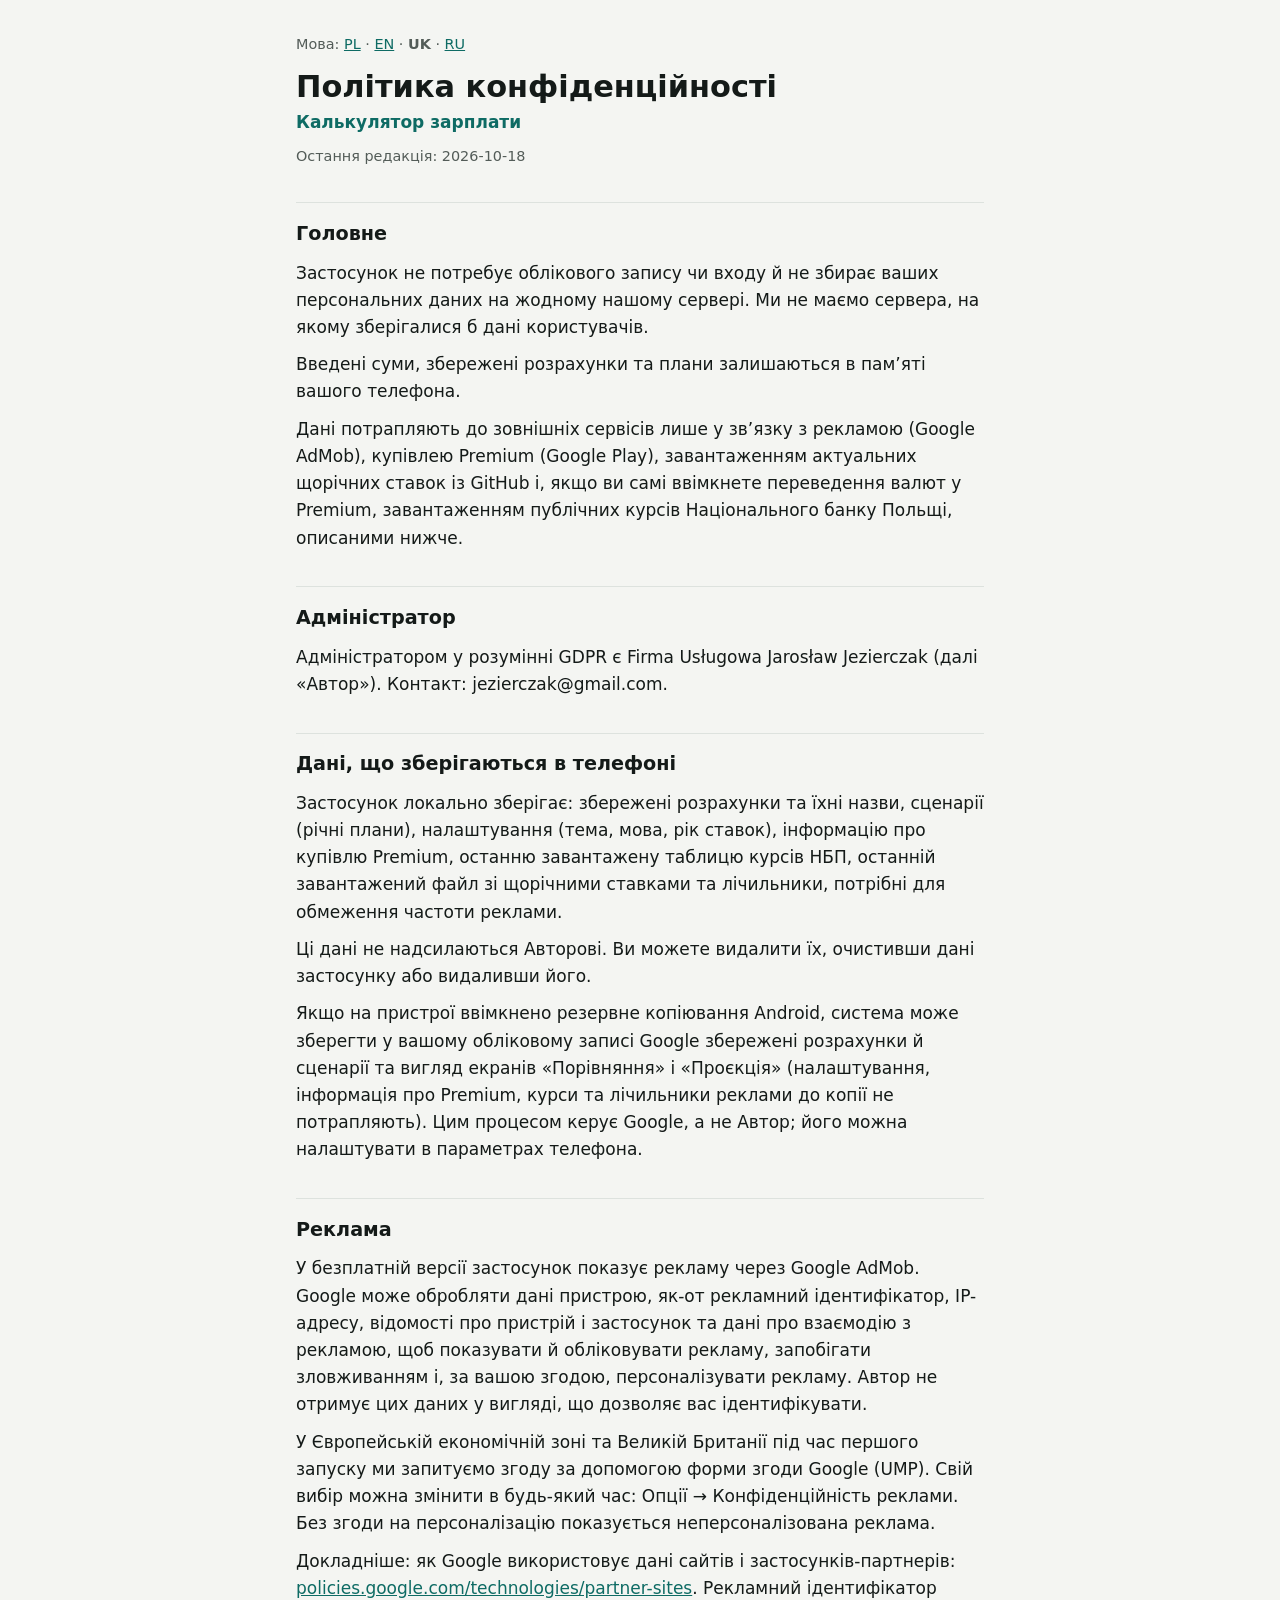
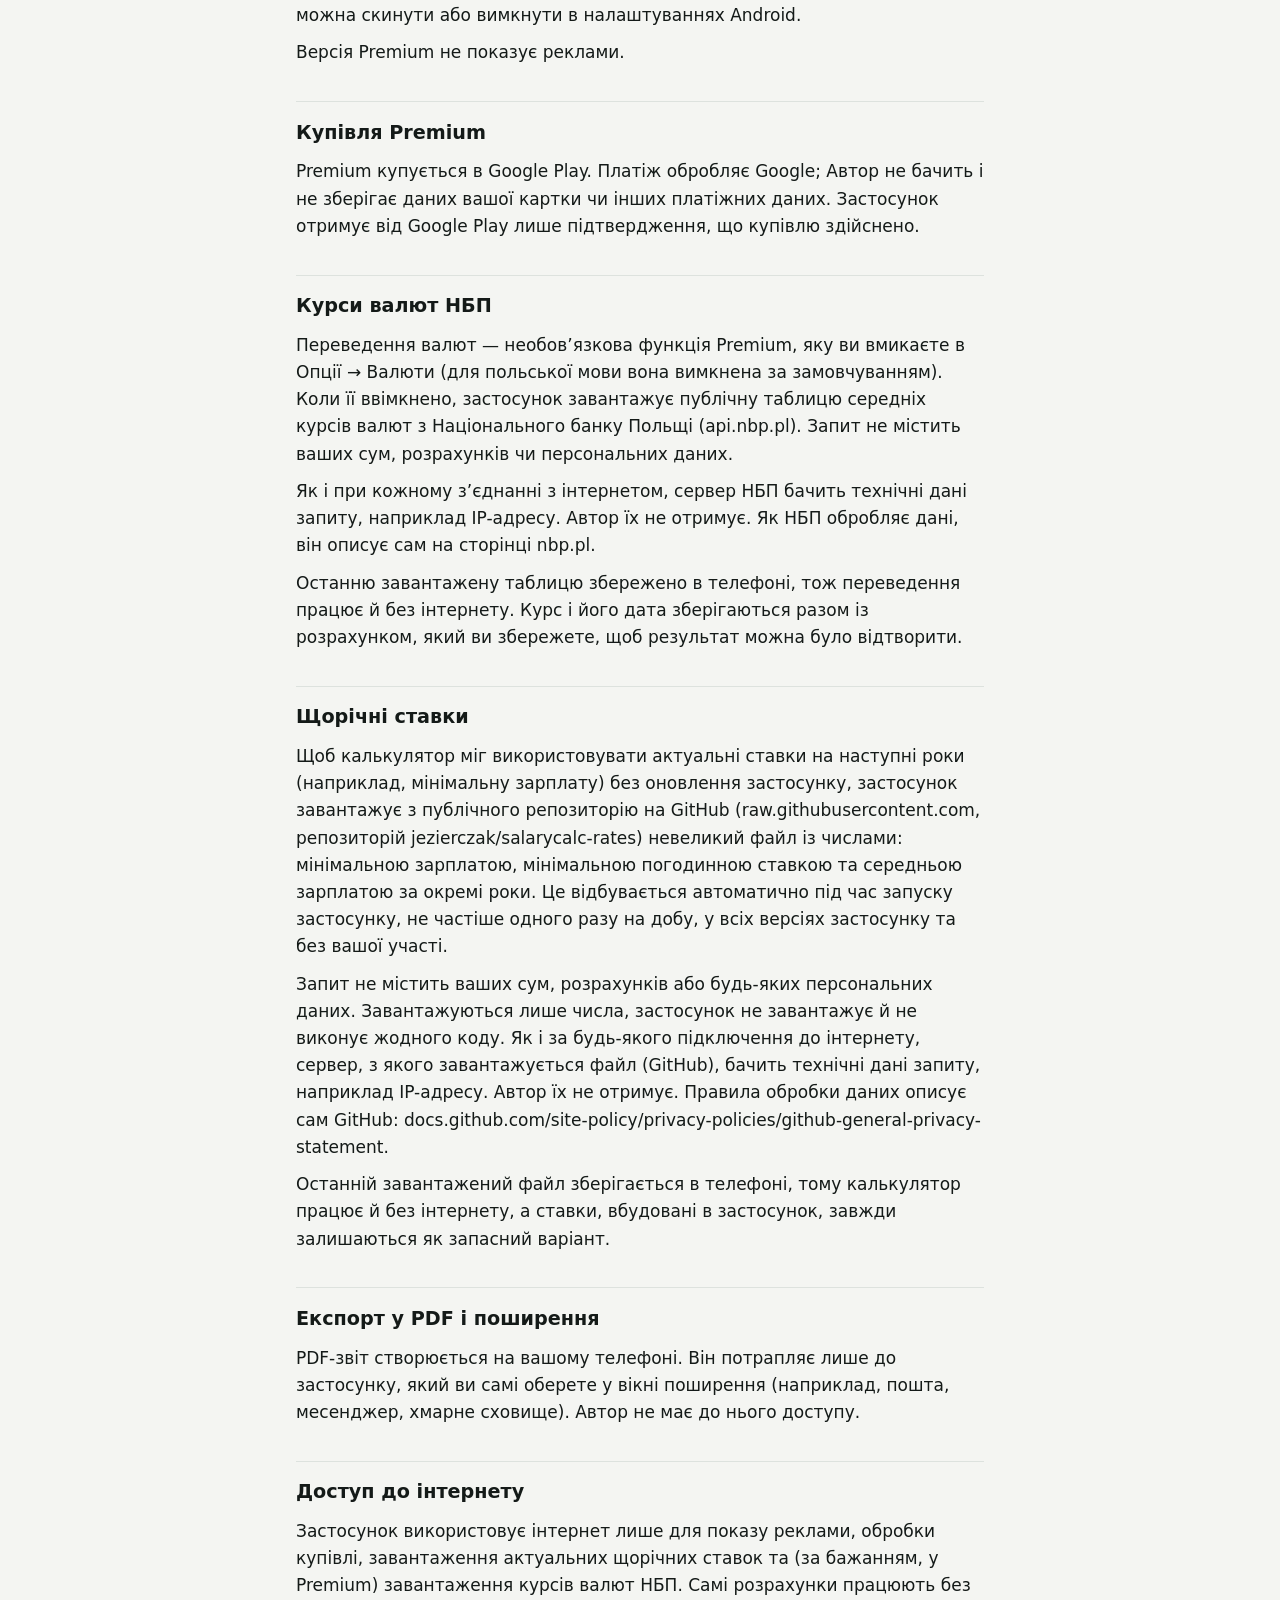
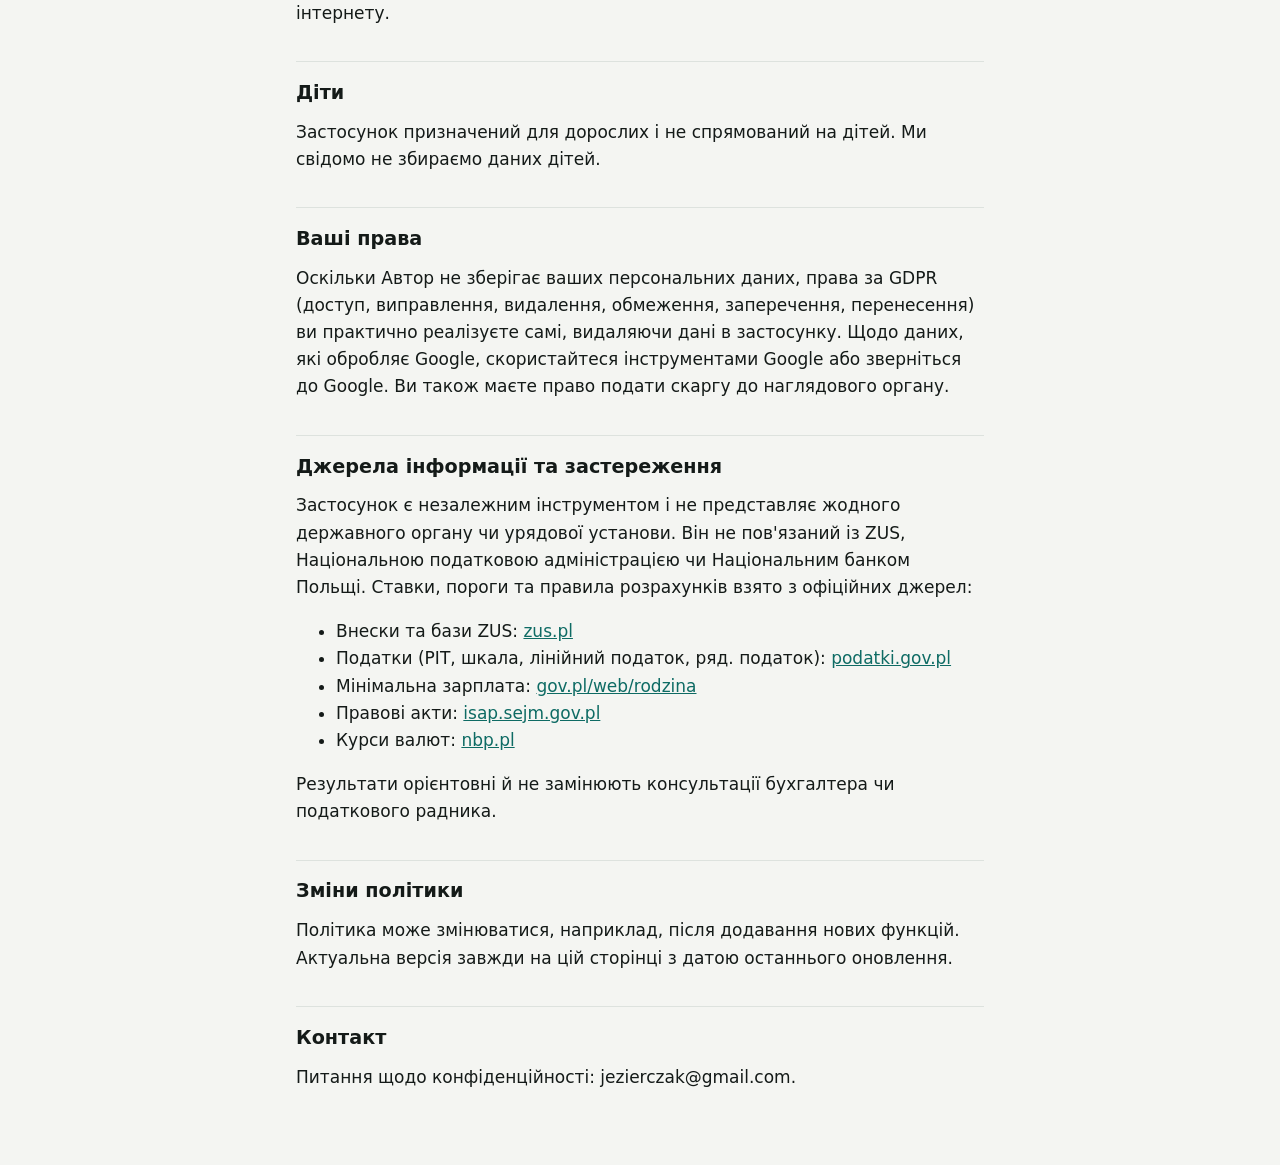
<file: uk/index.html>
<!doctype html>
<html lang="uk">
<head>
  <meta charset="utf-8">
  <meta name="viewport" content="width=device-width, initial-scale=1">
  <title>Політика конфіденційності – Калькулятор зарплати</title>
  <meta name="description" content="Політика конфіденційності – Калькулятор зарплати">
  <link rel="stylesheet" href="../style.css">
</head>
<body>
  <main>
    <p class="lang">Мова: <a href="../pl/" hreflang="pl">PL</a> · <a href="../en/" hreflang="en">EN</a> · <strong>UK</strong> · <a href="../ru/" hreflang="ru">RU</a></p>
    <h1>Політика конфіденційності</h1>
    <p class="app">Калькулятор зарплати</p>
    <p class="updated">Остання редакція: 2026-10-18</p>
    <h2>Головне</h2>
    <p>Застосунок не потребує облікового запису чи входу й не збирає ваших персональних даних на жодному нашому сервері. Ми не маємо сервера, на якому зберігалися б дані користувачів.</p>
    <p>Введені суми, збережені розрахунки та плани залишаються в пам’яті вашого телефона.</p>
    <p>Дані потрапляють до зовнішніх сервісів лише у зв’язку з рекламою (Google AdMob), купівлею Premium (Google Play), завантаженням актуальних щорічних ставок із GitHub і, якщо ви самі ввімкнете переведення валют у Premium, завантаженням публічних курсів Національного банку Польщі, описаними нижче.</p>
    <h2>Адміністратор</h2>
    <p>Адміністратором у розумінні GDPR є Firma Usługowa Jarosław Jezierczak (далі «Автор»). Контакт: jezierczak@gmail.com.</p>
    <h2>Дані, що зберігаються в телефоні</h2>
    <p>Застосунок локально зберігає: збережені розрахунки та їхні назви, сценарії (річні плани), налаштування (тема, мова, рік ставок), інформацію про купівлю Premium, останню завантажену таблицю курсів НБП, останній завантажений файл зі щорічними ставками та лічильники, потрібні для обмеження частоти реклами.</p>
    <p>Ці дані не надсилаються Авторові. Ви можете видалити їх, очистивши дані застосунку або видаливши його.</p>
    <p>Якщо на пристрої ввімкнено резервне копіювання Android, система може зберегти у вашому обліковому записі Google збережені розрахунки й сценарії та вигляд екранів «Порівняння» і «Проєкція» (налаштування, інформація про Premium, курси та лічильники реклами до копії не потрапляють). Цим процесом керує Google, а не Автор; його можна налаштувати в параметрах телефона.</p>
    <h2>Реклама</h2>
    <p>У безплатній версії застосунок показує рекламу через Google AdMob. Google може обробляти дані пристрою, як-от рекламний ідентифікатор, IP-адресу, відомості про пристрій і застосунок та дані про взаємодію з рекламою, щоб показувати й обліковувати рекламу, запобігати зловживанням і, за вашою згодою, персоналізувати рекламу. Автор не отримує цих даних у вигляді, що дозволяє вас ідентифікувати.</p>
    <p>У Європейській економічній зоні та Великій Британії під час першого запуску ми запитуємо згоду за допомогою форми згоди Google (UMP). Свій вибір можна змінити в будь-який час: Опції → Конфіденційність реклами. Без згоди на персоналізацію показується неперсоналізована реклама.</p>
    <p>Докладніше: як Google використовує дані сайтів і застосунків-партнерів: <a href="https://policies.google.com/technologies/partner-sites" rel="noopener">policies.google.com/technologies/partner-sites</a>. Рекламний ідентифікатор можна скинути або вимкнути в налаштуваннях Android.</p>
    <p>Версія Premium не показує реклами.</p>
    <h2>Купівля Premium</h2>
    <p>Premium купується в Google Play. Платіж обробляє Google; Автор не бачить і не зберігає даних вашої картки чи інших платіжних даних. Застосунок отримує від Google Play лише підтвердження, що купівлю здійснено.</p>
    <h2>Курси валют НБП</h2>
    <p>Переведення валют — необов’язкова функція Premium, яку ви вмикаєте в Опції → Валюти (для польської мови вона вимкнена за замовчуванням). Коли її ввімкнено, застосунок завантажує публічну таблицю середніх курсів валют з Національного банку Польщі (api.nbp.pl). Запит не містить ваших сум, розрахунків чи персональних даних.</p>
    <p>Як і при кожному з’єднанні з інтернетом, сервер НБП бачить технічні дані запиту, наприклад IP-адресу. Автор їх не отримує. Як НБП обробляє дані, він описує сам на сторінці nbp.pl.</p>
    <p>Останню завантажену таблицю збережено в телефоні, тож переведення працює й без інтернету. Курс і його дата зберігаються разом із розрахунком, який ви збережете, щоб результат можна було відтворити.</p>
    <h2>Щорічні ставки</h2>
    <p>Щоб калькулятор міг використовувати актуальні ставки на наступні роки (наприклад, мінімальну зарплату) без оновлення застосунку, застосунок завантажує з публічного репозиторію на GitHub (raw.githubusercontent.com, репозиторій jezierczak/salarycalc-rates) невеликий файл із числами: мінімальною зарплатою, мінімальною погодинною ставкою та середньою зарплатою за окремі роки. Це відбувається автоматично під час запуску застосунку, не частіше одного разу на добу, у всіх версіях застосунку та без вашої участі.</p>
    <p>Запит не містить ваших сум, розрахунків або будь-яких персональних даних. Завантажуються лише числа, застосунок не завантажує й не виконує жодного коду. Як і за будь-якого підключення до інтернету, сервер, з якого завантажується файл (GitHub), бачить технічні дані запиту, наприклад IP-адресу. Автор їх не отримує. Правила обробки даних описує сам GitHub: docs.github.com/site-policy/privacy-policies/github-general-privacy-statement.</p>
    <p>Останній завантажений файл зберігається в телефоні, тому калькулятор працює й без інтернету, а ставки, вбудовані в застосунок, завжди залишаються як запасний варіант.</p>
    <h2>Експорт у PDF і поширення</h2>
    <p>PDF-звіт створюється на вашому телефоні. Він потрапляє лише до застосунку, який ви самі оберете у вікні поширення (наприклад, пошта, месенджер, хмарне сховище). Автор не має до нього доступу.</p>
    <h2>Доступ до інтернету</h2>
    <p>Застосунок використовує інтернет лише для показу реклами, обробки купівлі, завантаження актуальних щорічних ставок та (за бажанням, у Premium) завантаження курсів валют НБП. Самі розрахунки працюють без інтернету.</p>
    <h2>Діти</h2>
    <p>Застосунок призначений для дорослих і не спрямований на дітей. Ми свідомо не збираємо даних дітей.</p>
    <h2>Ваші права</h2>
    <p>Оскільки Автор не зберігає ваших персональних даних, права за GDPR (доступ, виправлення, видалення, обмеження, заперечення, перенесення) ви практично реалізуєте самі, видаляючи дані в застосунку. Щодо даних, які обробляє Google, скористайтеся інструментами Google або зверніться до Google. Ви також маєте право подати скаргу до наглядового органу.</p>
    <h2>Джерела інформації та застереження</h2>
    <p>Застосунок є незалежним інструментом і не представляє жодного державного органу чи урядової установи. Він не пов'язаний із ZUS, Національною податковою адміністрацією чи Національним банком Польщі. Ставки, пороги та правила розрахунків взято з офіційних джерел:</p>
    <ul><li>Внески та бази ZUS: <a href="https://www.zus.pl" rel="noopener">zus.pl</a></li><li>Податки (PIT, шкала, лінійний податок, ряд. податок): <a href="https://www.podatki.gov.pl" rel="noopener">podatki.gov.pl</a></li><li>Мінімальна зарплата: <a href="https://www.gov.pl/web/rodzina" rel="noopener">gov.pl/web/rodzina</a></li><li>Правові акти: <a href="https://isap.sejm.gov.pl" rel="noopener">isap.sejm.gov.pl</a></li><li>Курси валют: <a href="https://nbp.pl" rel="noopener">nbp.pl</a></li></ul>
    <p>Результати орієнтовні й не замінюють консультації бухгалтера чи податкового радника.</p>
    <h2>Зміни політики</h2>
    <p>Політика може змінюватися, наприклад, після додавання нових функцій. Актуальна версія завжди на цій сторінці з датою останнього оновлення.</p>
    <h2>Контакт</h2>
    <p>Питання щодо конфіденційності: jezierczak@gmail.com.</p>
  </main>
</body>
</html>
</file>
<file: style.css>
:root { --bg:#f4f5f2; --fg:#141a18; --muted:#535c58; --accent:#0e6b64; --line:#dde2de; }
@media (prefers-color-scheme: dark) {
  :root { --bg:#101513; --fg:#e6ebe8; --muted:#a3aeaa; --accent:#6cc4bb; --line:#27302d; }
}
* { box-sizing: border-box; }
body { margin:0; background:var(--bg); color:var(--fg); font:17px/1.6 system-ui,-apple-system,"Segoe UI",Roboto,sans-serif; }
main { max-width:720px; margin:0 auto; padding:24px 16px 64px; }
h1 { font-size:1.9rem; line-height:1.25; margin:.4em 0 .1em; }
h2 { font-size:1.2rem; margin:1.8em 0 .4em; padding-top:.8em; border-top:1px solid var(--line); }
p { margin:.6em 0; }
a { color:var(--accent); }
.lang { font-size:.9rem; color:var(--muted); }
.app { color:var(--accent); font-weight:600; margin:0; }
.updated { color:var(--muted); font-size:.9rem; }
</file>
